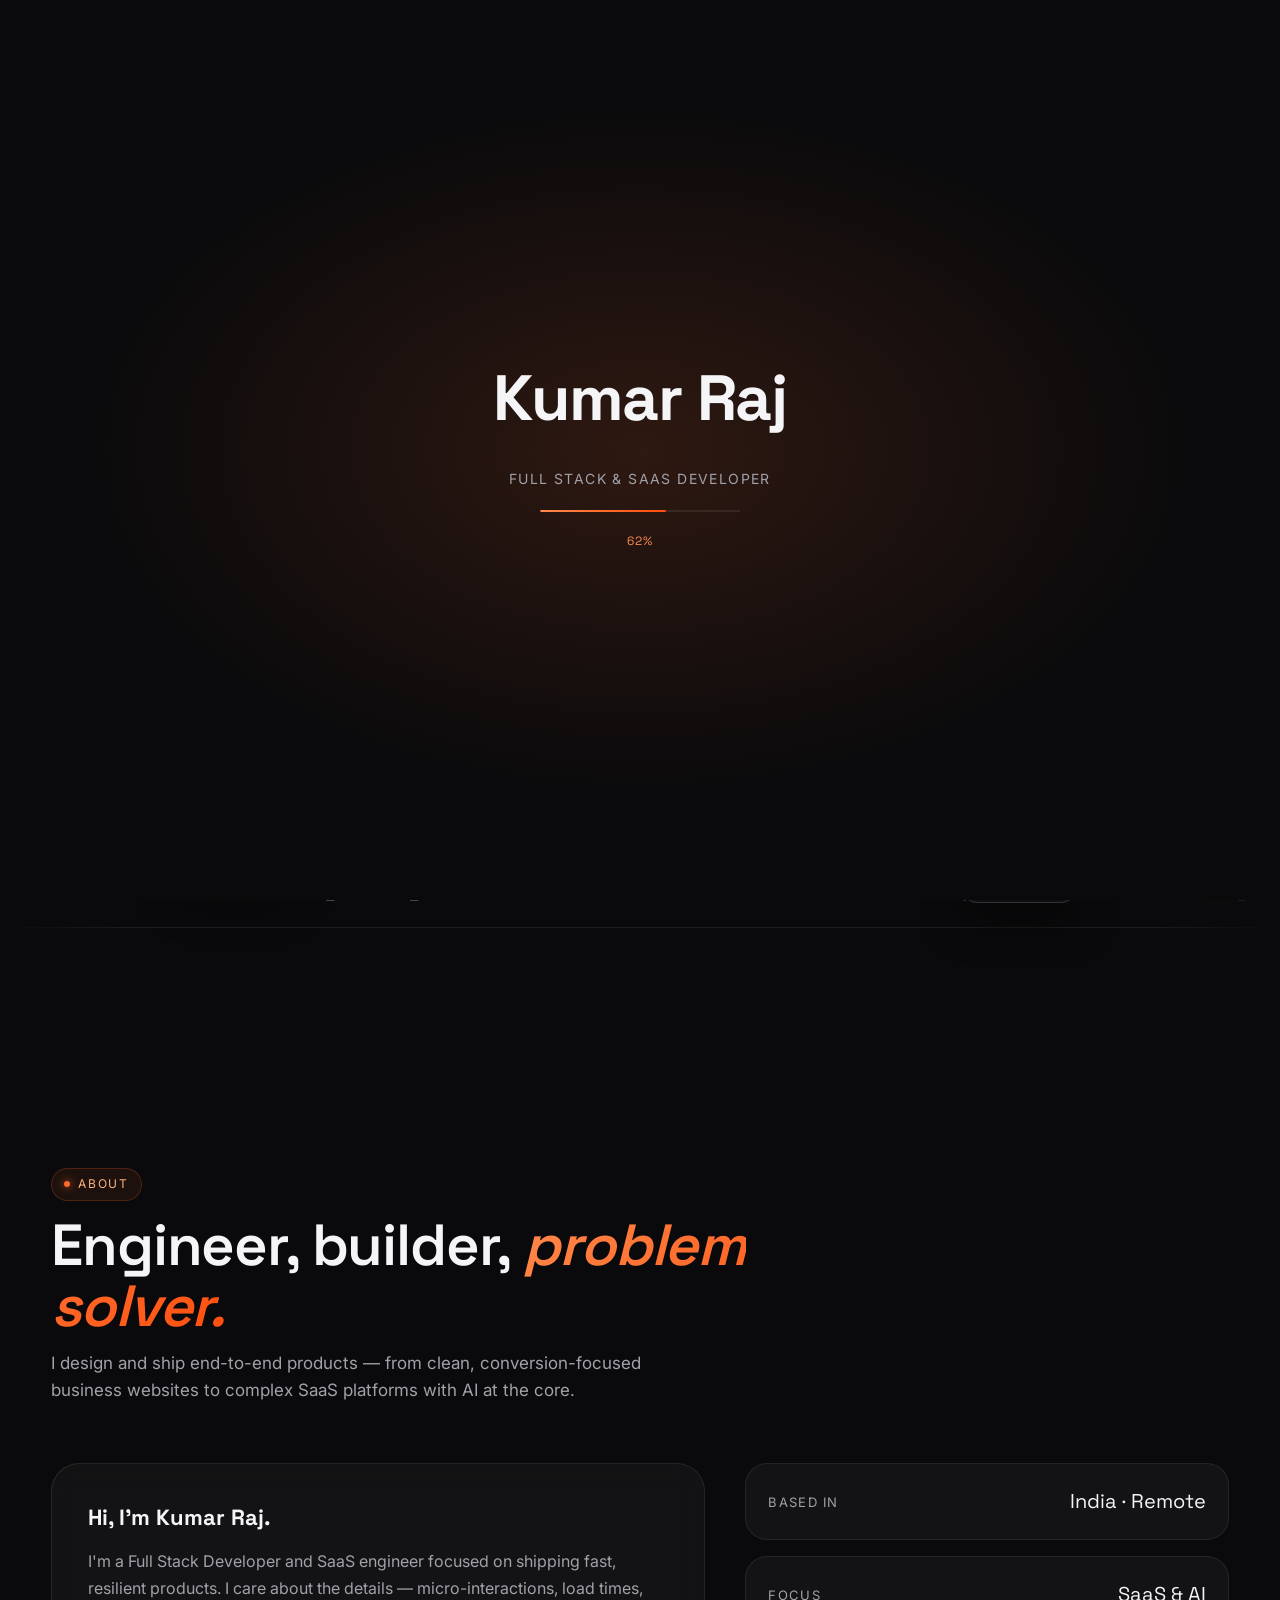
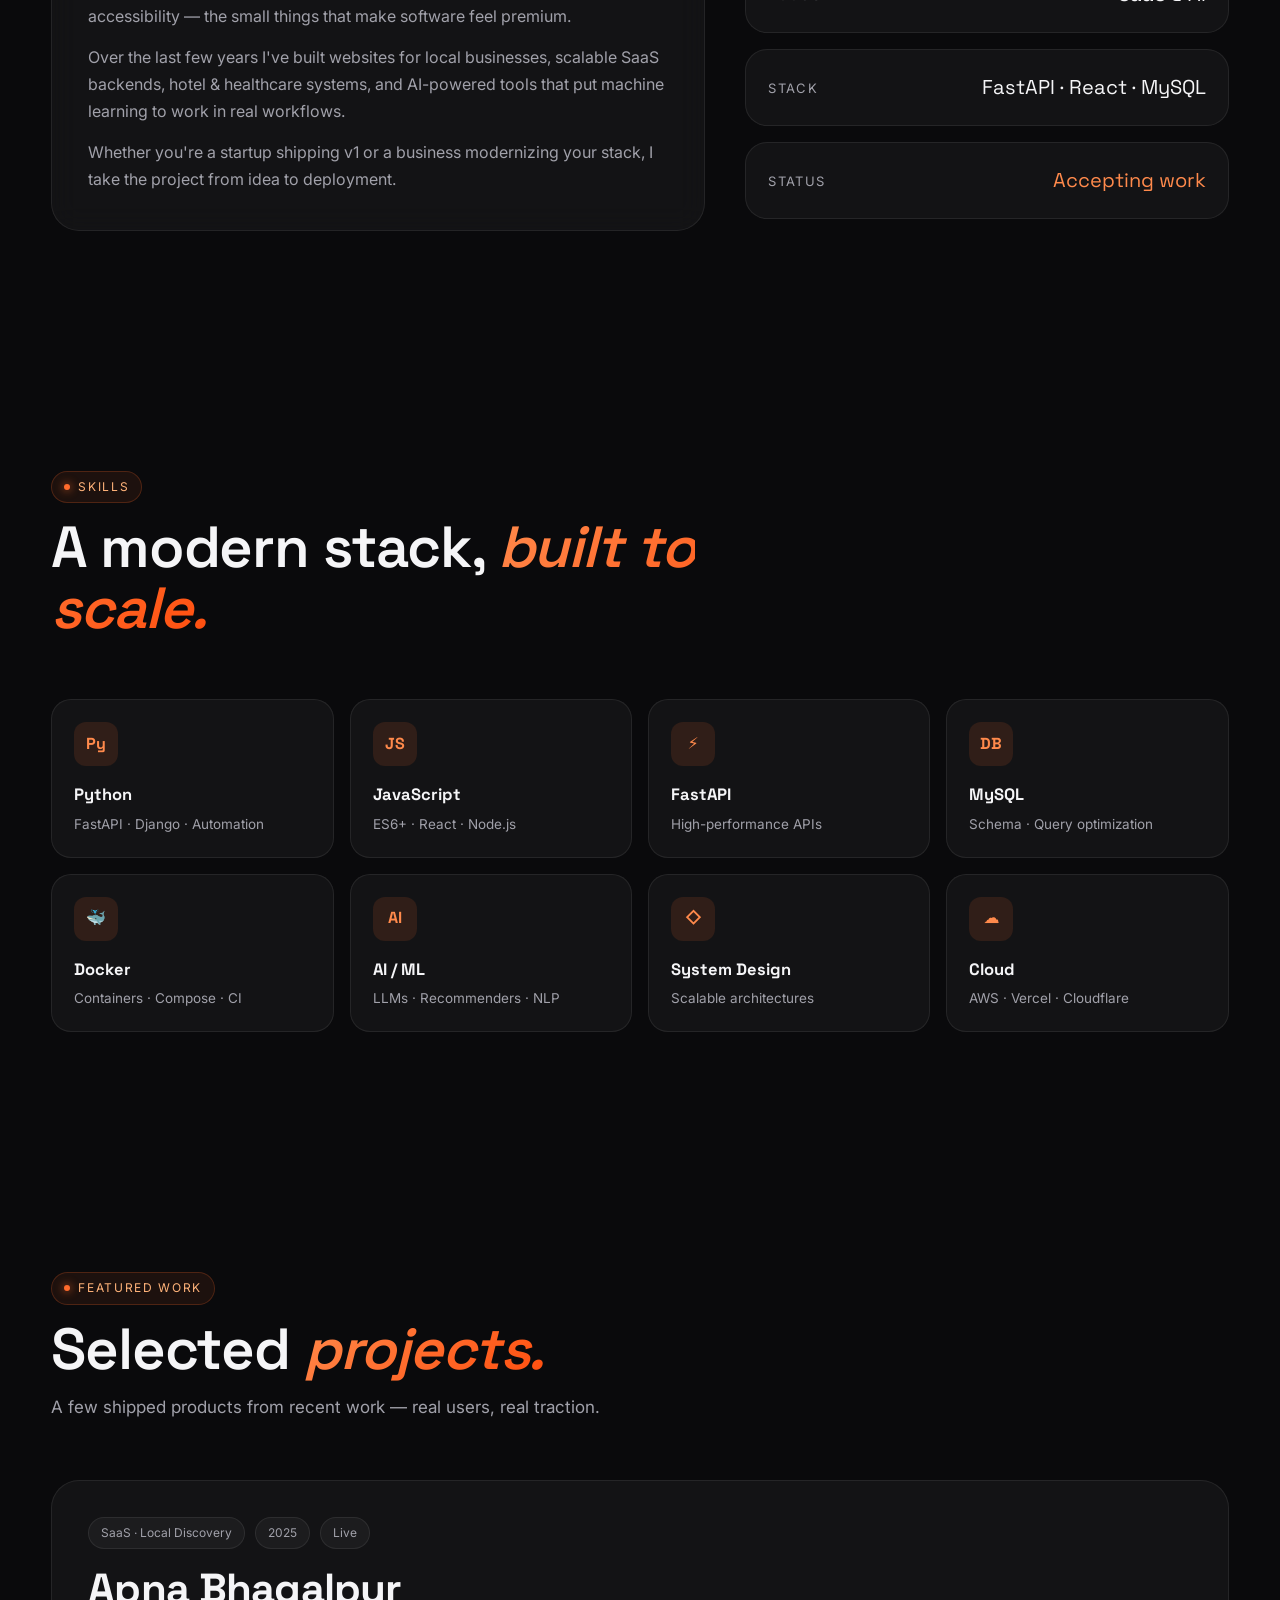
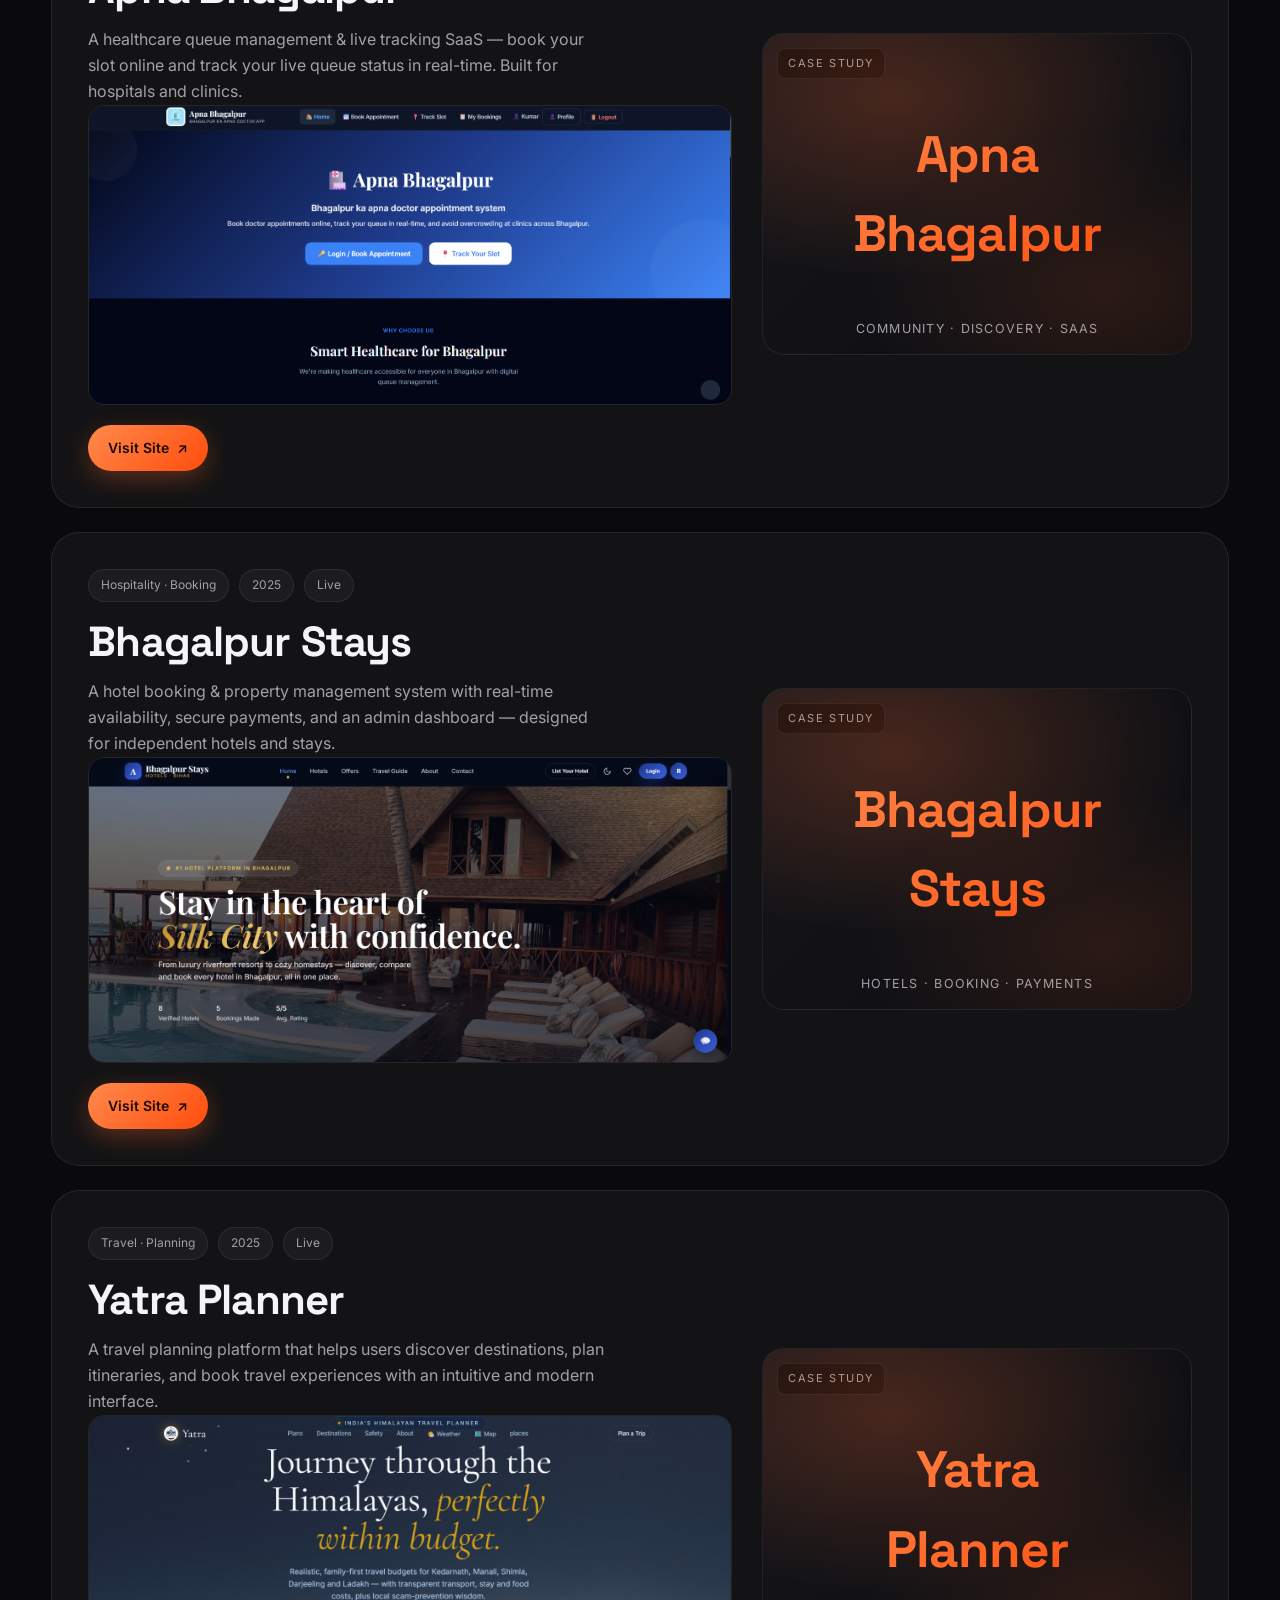
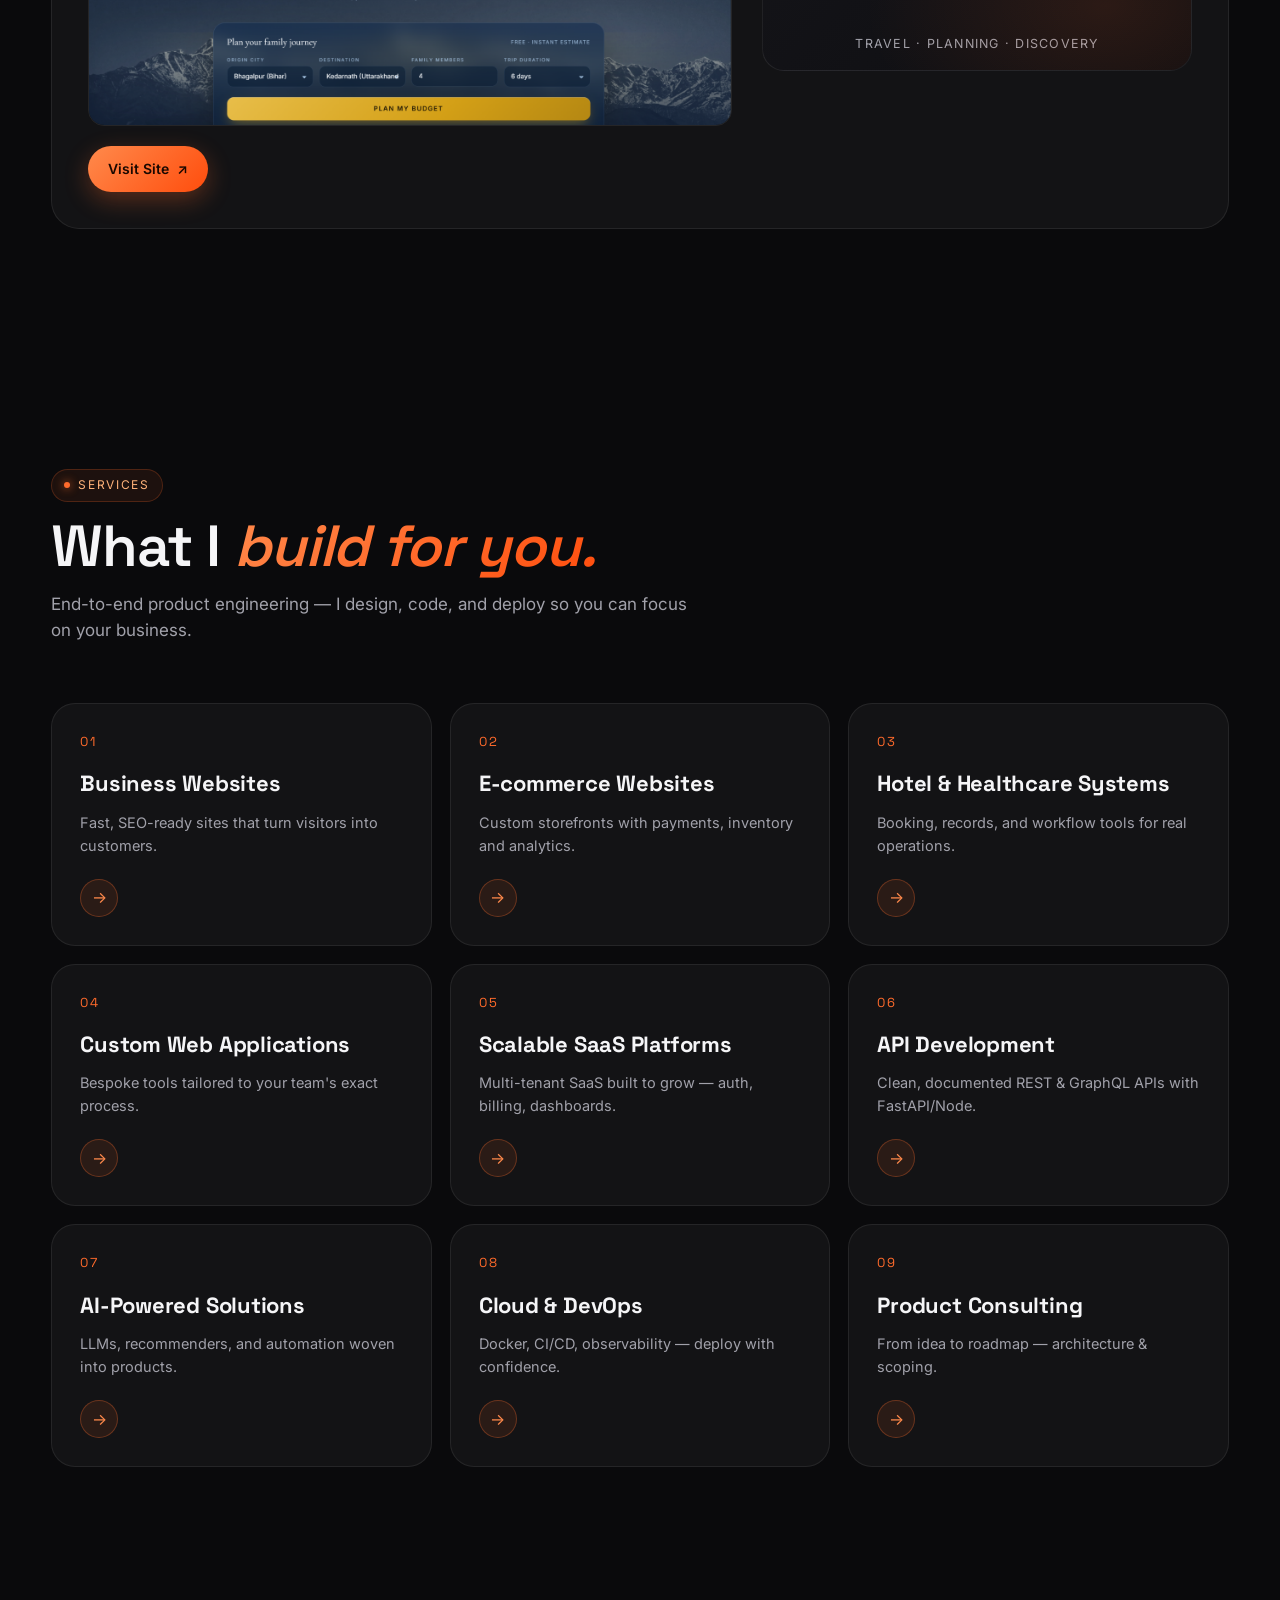
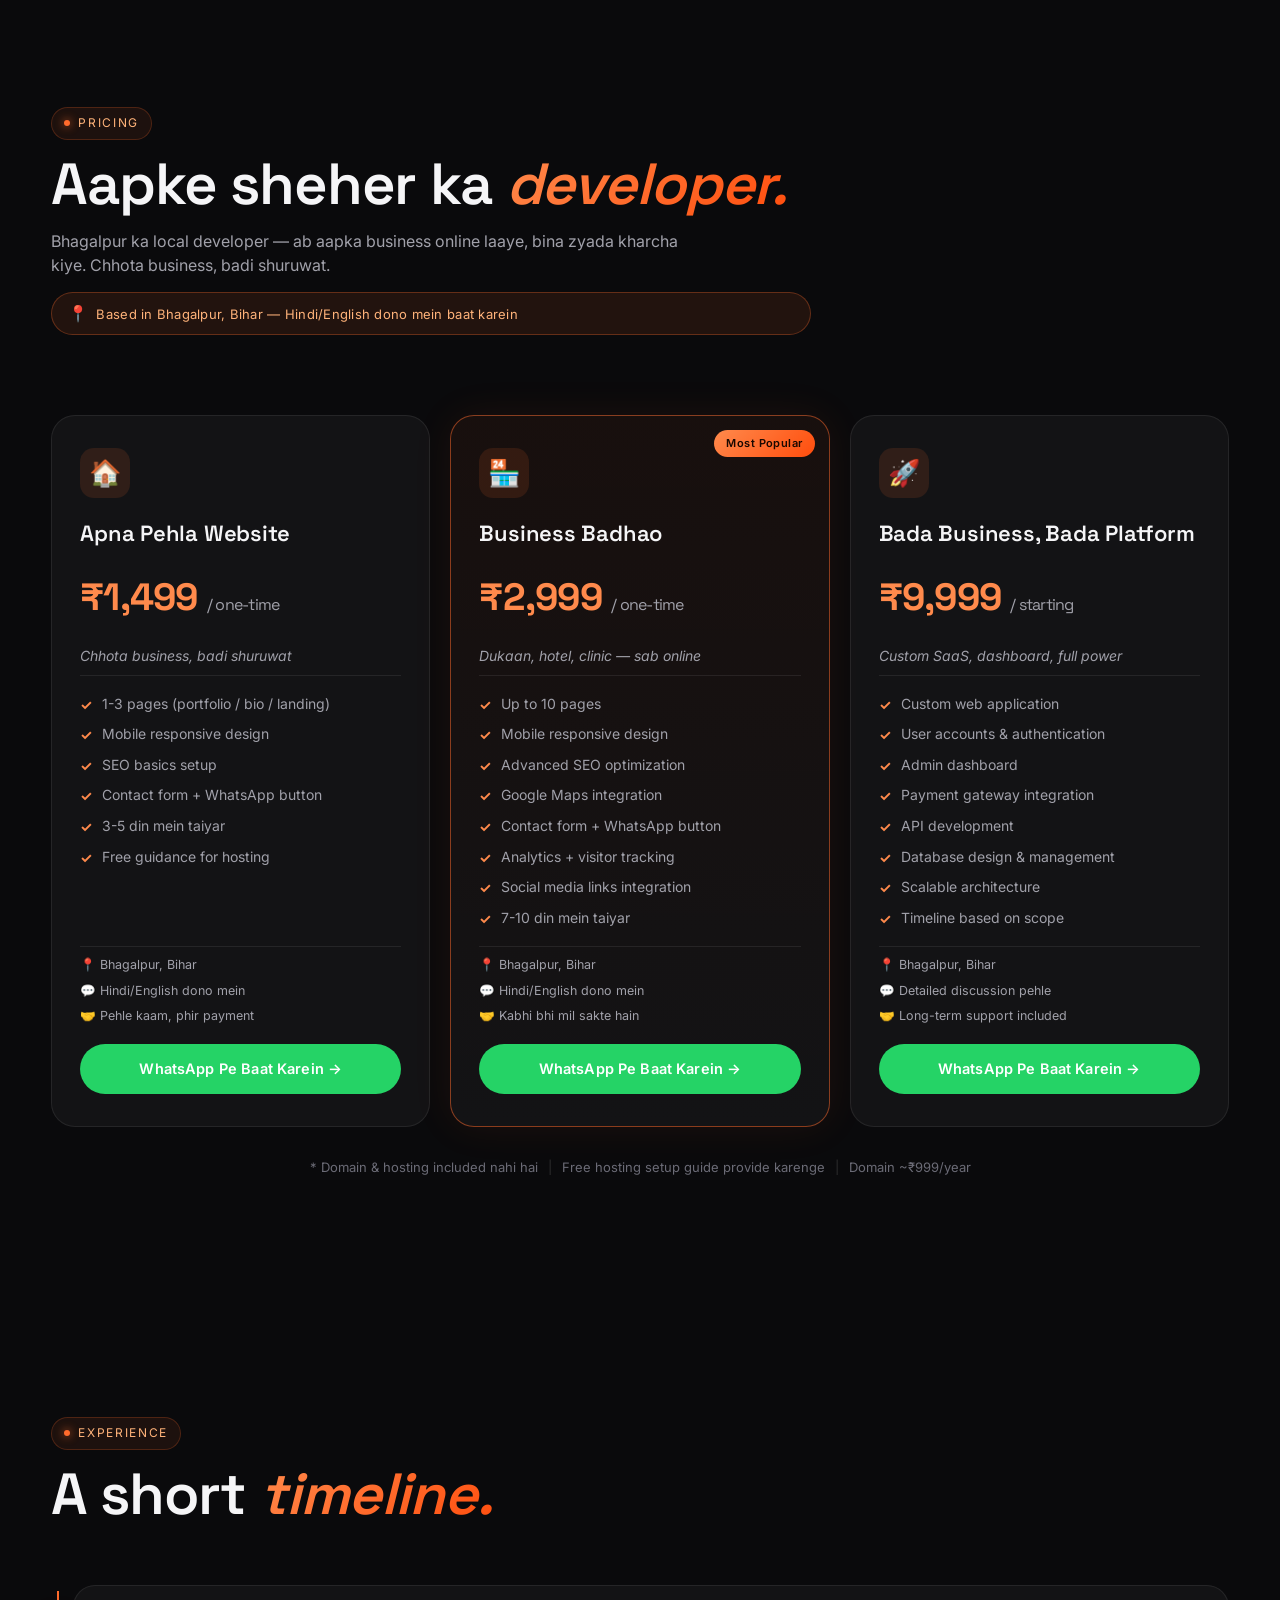
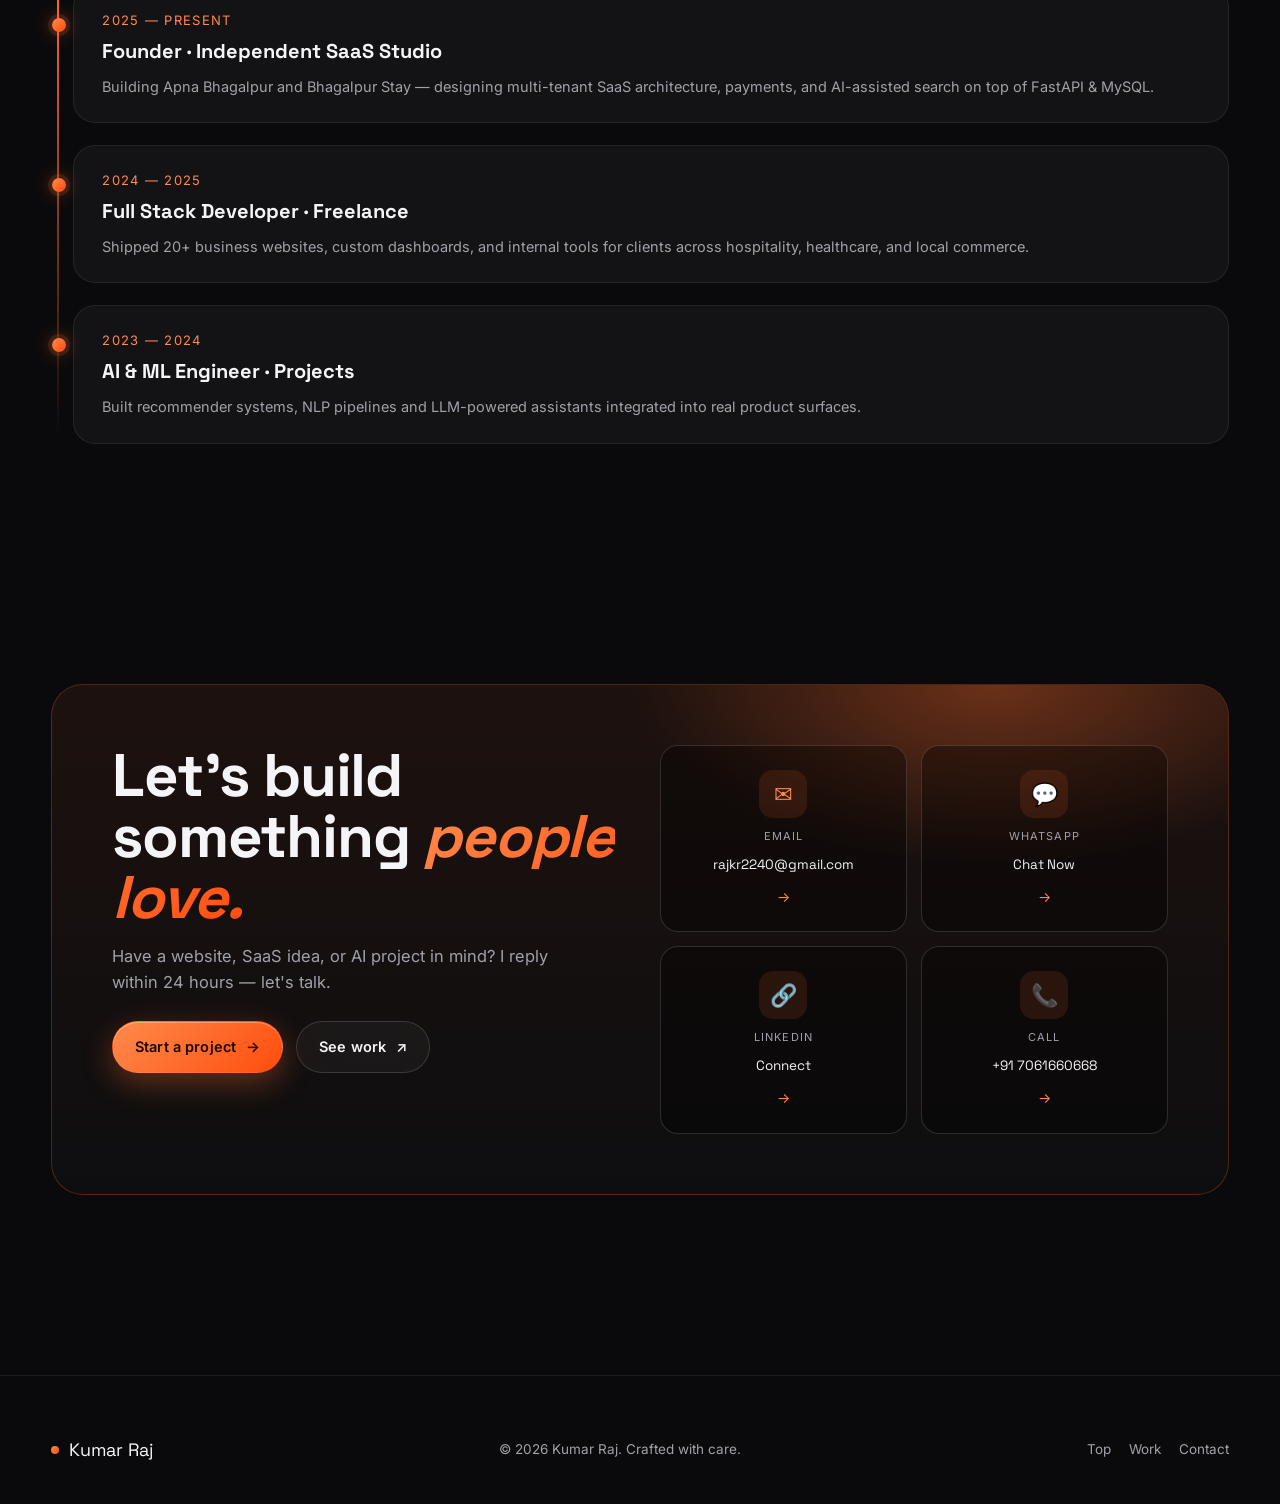
<file: portfolio/index.html>
<!DOCTYPE html>
<html lang="en">
<head>
  <meta charset="UTF-8" />
  <meta name="viewport" content="width=device-width, initial-scale=1.0" />
  <title>Kumar Raj — Full Stack & SaaS Developer</title>
  <meta name="description" content="Kumar Raj — Full Stack Web Developer, SaaS Developer, and AI/ML Engineer building modern, high-performance websites and scalable SaaS platforms." />
  <meta property="og:title" content="Kumar Raj — Full Stack & SaaS Developer" />
  <meta property="og:description" content="Premium websites, scalable SaaS platforms and AI-powered solutions — from idea to deployment." />
  <meta property="og:type" content="website" />
  <meta name="twitter:card" content="summary_large_image" />

  <!-- Fonts -->
  <link rel="preconnect" href="https://fonts.googleapis.com" />
  <link rel="preconnect" href="https://fonts.gstatic.com" crossorigin />
  <link href="https://fonts.googleapis.com/css2?family=Space+Grotesk:wght@400;500;600;700&family=Inter:wght@300;400;500;600;700&display=swap" rel="stylesheet" />
  <link rel="icon" type="image/jpeg" href="images/portfolio-favicon.jpg" />
  <link rel="shortcut icon" type="image/jpeg" href="images/portfolio-favicon.jpg" />
  <link rel="apple-touch-icon" href="images/portfolio-favicon.jpg" />

  <!-- Stylesheets -->
  <link rel="stylesheet" href="css/reset.css" />
  <link rel="stylesheet" href="css/base.css" />
  <link rel="stylesheet" href="css/layout.css" />
  <link rel="stylesheet" href="css/hero.css" />
  <link rel="stylesheet" href="css/about.css" />
  <link rel="stylesheet" href="css/skills.css" />
  <link rel="stylesheet" href="css/work.css" />
  <link rel="stylesheet" href="css/services.css" />
  <link rel="stylesheet" href="css/experience.css" />
  <link rel="stylesheet" href="css/contact.css" />
  <link rel="stylesheet" href="css/pricing.css" />
  <link rel="stylesheet" href="css/chatbot.css" />
  <link rel="stylesheet" href="css/preloader.css" />



</head>
<body>

  <!-- ========== AMBIENT BACKGROUND ========== -->
  <div class="bg-fx"></div>
  <div class="bg-grid"></div>
  <canvas id="particles"></canvas>

  <!-- ========== NAVIGATION ========== -->
  <nav class="nav" aria-label="Primary navigation">
    <a href="#home" class="brand"><span class="dot"></span> Kumar Raj</a>
    <ul>
      <li><a class="link active" href="#home">Home</a></li>
      <li><a class="link" href="#about">About</a></li>
      <li><a class="link" href="#skills">Skills</a></li>
      <li><a class="link" href="#work">Work</a></li>
      <li><a class="link" href="#services">Services</a></li>
      <li><a class="link" href="#experience">Experience</a></li>
      <li><a class="link" href="#pricing">Pricing</a></li>
    </ul>
    
    <a href="#contact" class="btn btn-primary btn-sm cta magnetic">Hire Me <span class="arrow">→</span></a>
    <button class="nav-toggle" aria-label="Toggle menu">☰</button>
  </nav>

  <!-- ========== HERO ========== -->
  <header id="home" class="hero">
    <div class="glow"></div>

    <!-- Floating tech cards -->
    <div class="tech-orbit" aria-hidden="true">
      <div class="tech-card t1"><span class="ic">Py</span> Python</div>
      <div class="tech-card t2"><span class="ic">JS</span> JavaScript</div>
      <div class="tech-card t3"><span class="ic">⚡</span> FastAPI</div>
      <div class="tech-card t4"><span class="ic">DB</span> MySQL</div>
      <div class="tech-card t5"><span class="ic">🐳</span> Docker</div>
      <div class="tech-card t6"><span class="ic">AI</span> AI / ML</div>
      <div class="tech-card t7"><span class="ic">◇</span> System Design</div>
    </div>

    <div class="container">
      <div class="reveal">
        <span class="eyebrow"><span class="pulse"></span> Available for freelance &amp; full-time — 2026</span>
      </div>

      <h1 class="hero-title reveal d1">Kumar <span class="accent">Raj.</span></h1>


      <div class="hero-role reveal d2">
        <span>Full Stack Web Developer</span>
        <span class="sep"></span>
        <span>SaaS Developer</span>
        <span class="sep"></span>
        <span>AI &amp; ML Engineer</span>
      </div>

      <p class="hero-quote reveal d3">
        <span class="mark">"</span>I build modern, high-performance websites for businesses of every size and develop scalable SaaS platforms that solve real-world problems.<span class="mark">"</span>
      </p>

      <div class="hero-cta reveal d4">
        <a href="#work" class="btn btn-primary magnetic">View Projects <span class="arrow">→</span></a>
        <a href="#contact" class="btn btn-ghost magnetic">Hire Me <span class="arrow">↗</span></a>
        <a href="images/kumar-raj-resume.pdf" download class="btn btn-ghost magnetic">Download Resume <span class="arrow">↓</span></a>
      </div>

      <div class="hero-stats reveal d5">
        <div class="stat">
          <div class="num">30<span class="plus">+</span></div>
          <div class="lbl">Projects Shipped</div>
        </div>
        <div class="stat">
          <div class="num">4<span class="plus">+</span></div>
          <div class="lbl">Years Building</div>
        </div>
        <div class="stat">
          <div class="num">100<span class="plus">%</span></div>
          <div class="lbl">Client Focus</div>
        </div>
      </div>
    </div>

    <!-- Marquee -->
    <div class="marquee" aria-hidden="true">
      <div class="marquee-track">
        <span>Full Stack <span class="star">✦</span> SaaS Engineering <span class="star">✦</span> AI Solutions <span class="star">✦</span> Cloud &amp; DevOps <span class="star">✦</span> Scalable Systems <span class="star">✦</span> Product Design <span class="star">✦</span></span>
        <span>Full Stack <span class="star">✦</span> SaaS Engineering <span class="star">✦</span> AI Solutions <span class="star">✦</span> Cloud &amp; DevOps <span class="star">✦</span> Scalable Systems <span class="star">✦</span> Product Design <span class="star">✦</span></span>
      </div>
    </div>
  </header>

  <!-- ========== ABOUT ========== -->
  <section id="about">
    <div class="container">
      <div class="section-head reveal">
        <span class="tag"><span class="dot"></span> About</span>
        <h2 class="title">Engineer, builder, <em>problem solver.</em></h2>
        <p class="sub">I design and ship end-to-end products — from clean, conversion-focused business websites to complex SaaS platforms with AI at the core.</p>
      </div>

      <div class="about-grid">
        <div class="about-card reveal">
          <h3>Hi, I'm Kumar Raj.</h3>
          <p>I'm a Full Stack Developer and SaaS engineer focused on shipping fast, resilient products. I care about the details — micro-interactions, load times, accessibility — the small things that make software feel premium.</p>
          <p>Over the last few years I've built websites for local businesses, scalable SaaS backends, hotel &amp; healthcare systems, and AI-powered tools that put machine learning to work in real workflows.</p>
          <p>Whether you're a startup shipping v1 or a business modernizing your stack, I take the project from idea to deployment.</p>
        </div>

        <div class="about-side">
          <div class="chip reveal d1">
            <span class="k">Based in</span>
            <span class="v">India · Remote</span>
          </div>
          <div class="chip reveal d2">
            <span class="k">Focus</span>
            <span class="v">SaaS &amp; AI</span>
          </div>
          <div class="chip reveal d3">
            <span class="k">Stack</span>
            <span class="v">FastAPI · React · MySQL</span>
          </div>
          <div class="chip reveal d4">
            <span class="k">Status</span>
            <span class="v" style="color: var(--accent-2)">Accepting work</span>
          </div>
        </div>
      </div>
    </div>
  </section>

  <!-- ========== SKILLS ========== -->
  <section id="skills">
    <div class="container">
      <div class="section-head reveal">
        <span class="tag"><span class="dot"></span> Skills</span>
        <h2 class="title">A modern stack, <em>built to scale.</em></h2>
      </div>

      <div class="skills-grid">
        <div class="skill reveal d0"><div class="ic">Py</div><h4>Python</h4><p>FastAPI · Django · Automation</p></div>
        <div class="skill reveal d1"><div class="ic">JS</div><h4>JavaScript</h4><p>ES6+ · React · Node.js</p></div>
        <div class="skill reveal d2"><div class="ic">⚡</div><h4>FastAPI</h4><p>High-performance APIs</p></div>
        <div class="skill reveal d3"><div class="ic">DB</div><h4>MySQL</h4><p>Schema · Query optimization</p></div>
        <div class="skill reveal d0"><div class="ic">🐳</div><h4>Docker</h4><p>Containers · Compose · CI</p></div>
        <div class="skill reveal d1"><div class="ic">AI</div><h4>AI / ML</h4><p>LLMs · Recommenders · NLP</p></div>
        <div class="skill reveal d2"><div class="ic">◇</div><h4>System Design</h4><p>Scalable architectures</p></div>
        <div class="skill reveal d3"><div class="ic">☁</div><h4>Cloud</h4><p>AWS · Vercel · Cloudflare</p></div>
      </div>
    </div>
  </section>

    <!-- ========== WORK ========== -->
  <section id="work">
    <div class="container">
      <div class="section-head reveal">
        <span class="tag"><span class="dot"></span> Featured Work</span>
        <h2 class="title">Selected <em>projects.</em></h2>
        <p class="sub">A few shipped products from recent work — real users, real traction.</p>
      </div>

      <div class="projects">

        <!-- Project 1: Apna Bhagalpur -->
        <article class="project reveal">
          <div>
            <div class="meta"><span>SaaS · Local Discovery</span><span>2025</span><span>Live</span></div>
            <h3>Apna Bhagalpur</h3>
            <p>A healthcare queue management &amp; live tracking SaaS — book your slot online and track your live queue status in real-time. Built for hospitals and clinics.</p>
            <div class="project-screenshot">
              <img src="images/apna-bhagalpur.png" alt="Apna Bhagalpur landing page" loading="lazy" />
            </div>
            <a href="https://apna-bhagalpur-1.onrender.com/" target="_blank" rel="noopener noreferrer" class="btn-visit">Visit Site <span class="arrow">↗</span></a>
          </div>
          <div class="visual">
            <span class="badge">Case Study</span>
            <div class="brand">Apna<br/>Bhagalpur</div>
            <span class="sub">Community · Discovery · SaaS</span>
          </div>
        </article>

        <!-- Project 2: Bhagalpur Stays -->
        <article class="project reveal d1">
          <div>
            <div class="meta"><span>Hospitality · Booking</span><span>2025</span><span>Live</span></div>
            <h3>Bhagalpur Stays</h3>
            <p>A hotel booking &amp; property management system with real-time availability, secure payments, and an admin dashboard — designed for independent hotels and stays.</p>
            <div class="project-screenshot">
              <img src="images/bhagalpur-stays.png" alt="Bhagalpur Stays landing page" loading="lazy" />
            </div>
            <a href="https://bhagalpur-stays.onrender.com/" target="_blank" rel="noopener noreferrer" class="btn-visit">Visit Site <span class="arrow">↗</span></a>
          </div>
          <div class="visual">
            <span class="badge">Case Study</span>
            <div class="brand">Bhagalpur<br/>Stays</div>
            <span class="sub">Hotels · Booking · Payments</span>
          </div>
        </article>

        <!-- Project 3: Yatra Planner -->
        <article class="project reveal d2">
          <div>
            <div class="meta"><span>Travel · Planning</span><span>2025</span><span>Live</span></div>
            <h3>Yatra Planner</h3>
            <p>A travel planning platform that helps users discover destinations, plan itineraries, and book travel experiences with an intuitive and modern interface.</p>
            <div class="project-screenshot">
              <img src="images/yatra-planner.png" alt="Yatra Planner landing page" loading="lazy" />
            </div>
            <a href="https://yatra-planner.onrender.com/" target="_blank" rel="noopener noreferrer" class="btn-visit">Visit Site <span class="arrow">↗</span></a>
          </div>
          <div class="visual">
            <span class="badge">Case Study</span>
            <div class="brand">Yatra<br/>Planner</div>
            <span class="sub">Travel · Planning · Discovery</span>
          </div>
        </article>

      </div>
    </div>
  </section>

  <!-- ========== SERVICES ========== -->
  <section id="services">
    <div class="container">
      <div class="section-head reveal">
        <span class="tag"><span class="dot"></span> Services</span>
        <h2 class="title">What I <em>build for you.</em></h2>
        <p class="sub">End-to-end product engineering — I design, code, and deploy so you can focus on your business.</p>
      </div>

      <div class="services">
        <div class="service reveal"><div class="num">01</div><h4>Business Websites</h4><p>Fast, SEO-ready sites that turn visitors into customers.</p><div class="arrow-icon">→</div></div>
        <div class="service reveal d1"><div class="num">02</div><h4>E-commerce Websites</h4><p>Custom storefronts with payments, inventory and analytics.</p><div class="arrow-icon">→</div></div>
        <div class="service reveal d2"><div class="num">03</div><h4>Hotel &amp; Healthcare Systems</h4><p>Booking, records, and workflow tools for real operations.</p><div class="arrow-icon">→</div></div>
        <div class="service reveal d3"><div class="num">04</div><h4>Custom Web Applications</h4><p>Bespoke tools tailored to your team's exact process.</p><div class="arrow-icon">→</div></div>
        <div class="service reveal d0"><div class="num">05</div><h4>Scalable SaaS Platforms</h4><p>Multi-tenant SaaS built to grow — auth, billing, dashboards.</p><div class="arrow-icon">→</div></div>
        <div class="service reveal d1"><div class="num">06</div><h4>API Development</h4><p>Clean, documented REST &amp; GraphQL APIs with FastAPI/Node.</p><div class="arrow-icon">→</div></div>
        <div class="service reveal d2"><div class="num">07</div><h4>AI-Powered Solutions</h4><p>LLMs, recommenders, and automation woven into products.</p><div class="arrow-icon">→</div></div>
        <div class="service reveal d3"><div class="num">08</div><h4>Cloud &amp; DevOps</h4><p>Docker, CI/CD, observability — deploy with confidence.</p><div class="arrow-icon">→</div></div>
        <div class="service reveal d0"><div class="num">09</div><h4>Product Consulting</h4><p>From idea to roadmap — architecture &amp; scoping.</p><div class="arrow-icon">→</div></div>
      </div>
    </div>
  </section>

    <!-- ========== PRICING ========== -->
  <section id="pricing" class="pricing-section">
    <div class="container">
      <div class="section-head reveal">
        <span class="tag"><span class="dot"></span> Pricing</span>
        <h2 class="title">Aapke sheher ka <em>developer.</em></h2>
        <p class="sub">Bhagalpur ka local developer — ab aapka business online laaye, bina zyada kharcha kiye. Chhota business, badi shuruwat.</p>
        <div class="local-badge">
          <span class="pin">📍</span> Based in Bhagalpur, Bihar — Hindi/English dono mein baat karein
        </div>
      </div>

      <div class="pricing-grid">

        <!-- Starter Card -->
        <div class="pricing-card reveal">
          <div class="card-icon">🏠</div>
          <div class="card-name">Apna Pehla Website</div>
          <div class="card-price">₹1,499 <span>/ one-time</span></div>
          <div class="card-tagline">Chhota business, badi shuruwat</div>
          <ul class="features-list">
            <li><span class="check">✓</span> 1-3 pages (portfolio / bio / landing)</li>
            <li><span class="check">✓</span> Mobile responsive design</li>
            <li><span class="check">✓</span> SEO basics setup</li>
            <li><span class="check">✓</span> Contact form + WhatsApp button</li>
            <li><span class="check">✓</span> 3-5 din mein taiyar</li>
            <li><span class="check">✓</span> Free guidance for hosting</li>
          </ul>
          <div class="local-info">
            <span>📍 Bhagalpur, Bihar</span>
            <span>💬 Hindi/English dono mein</span>
            <span>🤝 Pehle kaam, phir payment</span>
          </div>
          <a href="https://wa.me/917061660668?text=Namaste!%20Mujhe%20Apna%20Pehla%20Website%20ke%20baare%20mein%20jaankari%20chahiye." target="_blank" rel="noopener noreferrer" class="btn-whatsapp">WhatsApp Pe Baat Karein →</a>
        </div>

        <!-- Business Card (Featured) -->
        <div class="pricing-card featured reveal d1">
          <div class="card-icon">🏪</div>
          <div class="card-name">Business Badhao</div>
          <div class="card-price">₹2,999 <span>/ one-time</span></div>
          <div class="card-tagline">Dukaan, hotel, clinic — sab online</div>
          <ul class="features-list">
            <li><span class="check">✓</span> Up to 10 pages</li>
            <li><span class="check">✓</span> Mobile responsive design</li>
            <li><span class="check">✓</span> Advanced SEO optimization</li>
            <li><span class="check">✓</span> Google Maps integration</li>
            <li><span class="check">✓</span> Contact form + WhatsApp button</li>
            <li><span class="check">✓</span> Analytics + visitor tracking</li>
            <li><span class="check">✓</span> Social media links integration</li>
            <li><span class="check">✓</span> 7-10 din mein taiyar</li>
          </ul>
          <div class="local-info">
            <span>📍 Bhagalpur, Bihar</span>
            <span>💬 Hindi/English dono mein</span>
            <span>🤝 Kabhi bhi mil sakte hain</span>
          </div>
          <a href="https://wa.me/917061660668?text=Namaste!%20Mujhe%20Business%20Badhao%20website%20ke%20baare%20mein%20jaankari%20chahiye." target="_blank" rel="noopener noreferrer" class="btn-whatsapp">WhatsApp Pe Baat Karein →</a>
        </div>

        <!-- Custom SaaS Card -->
        <div class="pricing-card reveal d2">
          <div class="card-icon">🚀</div>
          <div class="card-name">Bada Business, Bada Platform</div>
          <div class="card-price">₹9,999 <span>/ starting</span></div>
          <div class="card-tagline">Custom SaaS, dashboard, full power</div>
          <ul class="features-list">
            <li><span class="check">✓</span> Custom web application</li>
            <li><span class="check">✓</span> User accounts & authentication</li>
            <li><span class="check">✓</span> Admin dashboard</li>
            <li><span class="check">✓</span> Payment gateway integration</li>
            <li><span class="check">✓</span> API development</li>
            <li><span class="check">✓</span> Database design & management</li>
            <li><span class="check">✓</span> Scalable architecture</li>
            <li><span class="check">✓</span> Timeline based on scope</li>
          </ul>
          <div class="local-info">
            <span>📍 Bhagalpur, Bihar</span>
            <span>💬 Detailed discussion pehle</span>
            <span>🤝 Long-term support included</span>
          </div>
          <a href="https://wa.me/917061660668?text=Namaste!%20Mujhe%20Custom%20SaaS%20platform%20ke%20baare%20mein%20discuss%20karna%20hai." target="_blank" rel="noopener noreferrer" class="btn-whatsapp">WhatsApp Pe Baat Karein →</a>
        </div>

      </div>

      <p class="pricing-footer">
        * Domain & hosting included nahi hai<span class="divider">|</span>Free hosting setup guide provide karenge<span class="divider">|</span>Domain ~₹999/year
      </p>
    </div>
  </section>

  <!-- ========== EXPERIENCE ========== -->
  <section id="experience">
    <div class="container">
      <div class="section-head reveal">
        <span class="tag"><span class="dot"></span> Experience</span>
        <h2 class="title">A short <em>timeline.</em></h2>
      </div>

      <div class="timeline">
        <div class="tl-item reveal">
          <div class="when">2025 — Present</div>
          <h4>Founder · Independent SaaS Studio</h4>
          <p>Building Apna Bhagalpur and Bhagalpur Stay — designing multi-tenant SaaS architecture, payments, and AI-assisted search on top of FastAPI &amp; MySQL.</p>
        </div>
        <div class="tl-item reveal d1">
          <div class="when">2024 — 2025</div>
          <h4>Full Stack Developer · Freelance</h4>
          <p>Shipped 20+ business websites, custom dashboards, and internal tools for clients across hospitality, healthcare, and local commerce.</p>
        </div>
        <div class="tl-item reveal d2">
          <div class="when">2023 — 2024</div>
          <h4>AI &amp; ML Engineer · Projects</h4>
          <p>Built recommender systems, NLP pipelines and LLM-powered assistants integrated into real product surfaces.</p>
        </div>
      </div>
    </div>
  </section>

  <!-- ========== CONTACT ========== -->
  <section id="contact">
    <div class="container">
      <div class="contact-wrap reveal">
        <div class="contact-grid">
          <!-- Left: Heading + CTA -->
          <div class="contact-left">
            <h2>Let's build something <em>people love.</em></h2>
            <p>Have a website, SaaS idea, or AI project in mind? I reply within 24 hours — let's talk.</p>
            <div class="contact-buttons">
              <a href="mailto:rajkr2240@gmail.com" class="btn btn-primary magnetic">Start a project <span class="arrow">→</span></a>
              <a href="#work" class="btn btn-ghost magnetic">See work <span class="arrow">↗</span></a>
            </div>
          </div>

          <!-- Right: Direct contact cards -->
          <div class="contact-cards">
            <!-- Email -->
            <a href="mailto:rajkr2240@gmail.com" class="contact-card">
              <div class="card-icon">✉️</div>
              <div class="card-label">Email</div>
              <div class="card-value">rajkr2240@gmail.com</div>
              <span class="card-arrow">→</span>
            </a>

            <!-- WhatsApp -->
            <a href="https://wa.me/917061660668" class="contact-card" target="_blank" rel="noopener noreferrer">
              <div class="card-icon">💬</div>
              <div class="card-label">WhatsApp</div>
              <div class="card-value">Chat Now</div>
              <span class="card-arrow">→</span>
            </a>

            <!-- LinkedIn -->
            <a href="https://www.linkedin.com/in/kumar-raj-49589a275/" class="contact-card" target="_blank" rel="noopener noreferrer">
              <div class="card-icon">🔗</div>
              <div class="card-label">LinkedIn</div>
              <div class="card-value">Connect</div>
              <span class="card-arrow">→</span>
            </a>

            <!-- Call -->
            <a href="tel:+917061660668" class="contact-card">
              <div class="card-icon">📞</div>
              <div class="card-label">Call</div>
              <div class="card-value">+91 7061660668</div>
              <span class="card-arrow">→</span>
            </a>
          </div>
        </div>
      </div>
    </div>
  </section>

  <!-- ========== FOOTER ========== -->
  <footer>
    <div class="container foot">
      <div class="brand"><span class="dot"></span> Kumar Raj</div>
      <div>© 2026 Kumar Raj. Crafted with care.</div>
      <ul>
        <li><a href="#home">Top</a></li>
        <li><a href="#work">Work</a></li>
        <li><a href="#contact">Contact</a></li>
      </ul>
    </div>
  </footer>

  <!-- ========== SCRIPTS ========== -->
  <script src="js/reveal.js"></script>
  <script src="js/nav.js"></script>
  <script src="js/cursor.js"></script>
  <script src="js/particles.js"></script>
  <script src="js/magnetic.js"></script>
  <script src="js/spotlight.js"></script>
  <script src="js/parallax.js"></script>
  <script src="js/chatbot.js"></script>
  <script src="js/preloader.js"></script>
  <script src="js/smooth-scroll.js"></script>

</body>
</html>
</file>
<file: portfolio/css/base.css>
/* ============ CSS VARIABLES & BASE STYLES ============ */
:root {
  --bg: #0a0a0c;
  --bg-2: #0f0f13;
  --surface: rgba(255, 255, 255, 0.04);
  --surface-2: rgba(255, 255, 255, 0.06);
  --border: rgba(255, 255, 255, 0.08);
  --border-strong: rgba(255, 255, 255, 0.14);
  --text: #f5f5f7;
  --muted: #a1a1aa;
  --dim: #6b6b76;
  --accent: #FF6B2C;
  --accent-2: #ff8a4c;
  --accent-3: #ffb37a;
  --glow: 0 0 60px rgba(255, 107, 44, 0.45);
  --grad: linear-gradient(135deg, #ff8a4c 0%, #FF6B2C 50%, #ff4d0d 100%);
  --grad-soft: radial-gradient(60% 60% at 50% 40%, rgba(255, 107, 44, 0.35) 0%, rgba(255, 107, 44, 0) 70%);
  --font-display: "Space Grotesk", "Inter", ui-sans-serif, system-ui, -apple-system, sans-serif;
  --font-body: "Inter", ui-sans-serif, system-ui, -apple-system, sans-serif;
}

body {
  background: var(--bg);
  color: var(--text);
  font-family: var(--font-body);
  -webkit-font-smoothing: antialiased;
  -moz-osx-font-smoothing: grayscale;
  text-rendering: optimizeLegibility;
}

/* ============ CONTAINER ============ */
.container {
  width: min(1200px, 92%);
  margin-inline: auto;
}

/* ============ SECTION COMMONS ============ */
section {
  padding: 120px 0;
  position: relative;
}

.section-head {
  display: flex;
  flex-direction: column;
  gap: 14px;
  margin-bottom: 60px;
  max-width: 760px;
}

.tag {
  display: inline-flex;
  align-items: center;
  gap: 8px;
  padding: 6px 12px;
  border-radius: 999px;
  background: rgba(255, 107, 44, 0.08);
  border: 1px solid rgba(255, 107, 44, 0.22);
  color: var(--accent-3);
  font-size: 12px;
  letter-spacing: 0.14em;
  text-transform: uppercase;
  width: max-content;
}

.tag .dot {
  width: 6px;
  height: 6px;
  border-radius: 99px;
  background: var(--accent);
  box-shadow: 0 0 10px var(--accent);
}

.title {
  font-family: var(--font-display);
  font-weight: 600;
  font-size: clamp(34px, 5vw, 58px);
  line-height: 1.05;
  letter-spacing: -0.02em;
}

.title em {
  font-style: italic;
  background: var(--grad);
  -webkit-background-clip: text;
  background-clip: text;
  color: transparent;
}

.sub {
  color: var(--muted);
  font-size: 17px;
  max-width: 640px;
}

/* ============ BUTTONS ============ */
.btn {
  display: inline-flex;
  align-items: center;
  gap: 10px;
  padding: 14px 22px;
  border-radius: 999px;
  font-weight: 600;
  font-size: 14.5px;
  letter-spacing: 0.01em;
  transition: transform 0.3s cubic-bezier(0.2, 0.8, 0.2, 1), box-shadow 0.3s, background 0.3s;
  border: 1px solid transparent;
  will-change: transform;
  white-space: nowrap;
}

.btn .arrow {
  transition: transform 0.35s cubic-bezier(0.2, 0.8, 0.2, 1);
  display: inline-block;
}

.btn:hover .arrow {
  transform: translateX(4px);
}

.btn-primary {
  background: var(--grad);
  color: #1a0800;
  box-shadow: 0 10px 30px rgba(255, 107, 44, 0.35), inset 0 1px 0 rgba(255, 255, 255, 0.3);
}

.btn-primary:hover {
  box-shadow: 0 14px 40px rgba(255, 107, 44, 0.55), inset 0 1px 0 rgba(255, 255, 255, 0.4);
}

.btn-ghost {
  background: rgba(255, 255, 255, 0.04);
  border-color: var(--border-strong);
  color: var(--text);
  backdrop-filter: blur(10px);
  -webkit-backdrop-filter: blur(10px);
}

.btn-ghost:hover {
  background: rgba(255, 255, 255, 0.08);
}

.btn-sm {
  padding: 10px 16px;
  font-size: 13px;
}

/* ============ REVEAL ANIMATIONS ============ */
.reveal {
  opacity: 0;
  transform: translateY(24px);
  transition: opacity 0.8s cubic-bezier(0.2, 0.8, 0.2, 1), transform 0.8s cubic-bezier(0.2, 0.8, 0.2, 1);
}

.reveal.in {
  opacity: 1;
  transform: none;
}

.reveal.d1 { transition-delay: 0.08s; }
.reveal.d2 { transition-delay: 0.16s; }
.reveal.d3 { transition-delay: 0.24s; }
.reveal.d4 { transition-delay: 0.32s; }
.reveal.d5 { transition-delay: 0.40s; }

/* ============ CUSTOM CURSOR ============ */
.cursor {
  position: fixed;
  pointer-events: none;
  z-index: 100;
  width: 22px;
  height: 22px;
  border-radius: 99px;
  border: 1.5px solid rgba(255, 107, 44, 0.7);
  transform: translate(-50%, -50%);
  transition: width 0.25s, height 0.25s, background 0.25s, border-color 0.25s;
  mix-blend-mode: screen;
}

.cursor.hover {
  width: 52px;
  height: 52px;
  background: rgba(255, 107, 44, 0.12);
  border-color: rgba(255, 107, 44, 0.9);
}

@media (pointer: coarse) {
  .cursor {
    display: none;
  }
}

/* ============ KEYFRAMES ============ */
@keyframes pulse {
  0%, 100% { opacity: 1; transform: scale(1); }
  50% { opacity: 0.5; transform: scale(1.6); }
}

@keyframes float {
  0%, 100% { transform: translate(-50%, -50%); }
  50% { transform: translate(-50%, -54%); }
}

@keyframes floatY {
  0%, 100% { transform: translateY(0); }
  50% { transform: translateY(-14px); }
}

@keyframes scroll {
  from { transform: translateX(0); }
  to { transform: translateX(-50%); }
}
</file>
<file: portfolio/css/layout.css>
/* ============ LAYOUT: BACKGROUND, NAV, FOOTER ============ */

/* ---------- AMBIENT BACKGROUND ---------- */
.bg-fx {
  position: fixed;
  inset: 0;
  z-index: -2;
  pointer-events: none;
  overflow: hidden;
  background:
    radial-gradient(1200px 800px at 80% -10%, rgba(255, 107, 44, 0.18), transparent 60%),
    radial-gradient(900px 700px at -10% 20%, rgba(255, 107, 44, 0.10), transparent 60%),
    linear-gradient(180deg, #0a0a0c 0%, #0b0b0f 50%, #08080a 100%);
}

.bg-grid {
  position: fixed;
  inset: 0;
  z-index: -1;
  pointer-events: none;
  background-image:
    linear-gradient(rgba(255, 255, 255, 0.035) 1px, transparent 1px),
    linear-gradient(90deg, rgba(255, 255, 255, 0.035) 1px, transparent 1px);
  background-size: 60px 60px;
  mask-image: radial-gradient(ellipse at 50% 30%, black 30%, transparent 75%);
  -webkit-mask-image: radial-gradient(ellipse at 50% 30%, black 30%, transparent 75%);
}

#particles {
  position: fixed;
  inset: 0;
  z-index: -1;
  pointer-events: none;
}

/* ---------- NAVIGATION ---------- */
.nav {
  position: fixed;
  left: 50%;
  top: 22px;
  transform: translateX(-50%);
  z-index: 50;
  display: flex;
  align-items: center;
  gap: 8px;
  padding: 10px 12px;
  border-radius: 999px;
  background: rgba(15, 15, 19, 0.55);
  backdrop-filter: blur(18px) saturate(140%);
  -webkit-backdrop-filter: blur(18px) saturate(140%);
  border: 1px solid var(--border-strong);
  box-shadow: 0 20px 60px rgba(0, 0, 0, 0.5), inset 0 1px 0 rgba(255, 255, 255, 0.06);
  transition: transform 0.5s cubic-bezier(0.2, 0.8, 0.2, 1), opacity 0.3s;
}

.nav.hide {
  transform: translate(-50%, -140%);
}

.nav .brand {
  display: flex;
  align-items: center;
  gap: 10px;
  padding: 6px 14px;
  font-family: var(--font-display);
  font-weight: 600;
  letter-spacing: 0.02em;
  white-space: nowrap;
}

.nav .brand .dot {
  width: 8px;
  height: 8px;
  border-radius: 99px;
  background: var(--grad);
  box-shadow: var(--glow);
}

.nav ul {
  display: flex;
  gap: 2px;
}

.nav a.link {
  position: relative;
  display: inline-block;
  padding: 10px 16px;
  border-radius: 999px;
  color: var(--muted);
  font-size: 14px;
  transition: color 0.25s;
}

.nav a.link:hover,
.nav a.link.active {
  color: var(--text);
}

.nav a.link.active {
  background: rgba(255, 255, 255, 0.06);
}

.nav .cta {
  margin-left: 6px;
}

.nav-toggle {
  display: none;
  padding: 10px 12px;
  border-radius: 999px;
  color: var(--text);
  font-size: 18px;
}

/* Mobile nav */
@media (max-width: 860px) {
  .nav ul,
  .nav .cta {
    display: none;
  }

  .nav-toggle {
    display: inline-flex;
  }

  .nav.open {
    border-radius: 22px;
  }

  .nav.open ul {
    display: flex;
    flex-direction: column;
    position: absolute;
    top: calc(100% + 10px);
    left: 0;
    right: 0;
    background: rgba(15, 15, 19, 0.9);
    backdrop-filter: blur(18px);
    -webkit-backdrop-filter: blur(18px);
    border: 1px solid var(--border-strong);
    border-radius: 22px;
    padding: 10px;
  }

  .nav.open ul a.link {
    padding: 12px 16px;
  }
}

/* ---------- FOOTER ---------- */
footer {
  padding: 60px 0 40px;
  border-top: 1px solid var(--border);
  margin-top: 60px;
}

.foot {
  display: flex;
  justify-content: space-between;
  align-items: center;
  gap: 20px;
  flex-wrap: wrap;
  color: var(--muted);
  font-size: 13.5px;
}

.foot .brand {
  font-family: var(--font-display);
  color: var(--text);
  font-size: 18px;
  display: inline-flex;
  align-items: center;
  gap: 10px;
}

.foot .brand .dot {
  width: 8px;
  height: 8px;
  border-radius: 99px;
  background: var(--grad);
  box-shadow: var(--glow);
}

.foot ul {
  display: flex;
  gap: 18px;
}

.foot a:hover {
  color: var(--accent-2);
}
</file>
<file: portfolio/css/hero.css>
/* ============ HERO SECTION ============ */
.hero {
  position: relative;
  padding: 180px 0 120px;
  overflow: hidden;
}

.hero .glow {
  position: absolute;
  left: 50%;
  top: 38%;
  transform: translate(-50%, -50%);
  width: min(1100px, 120%);
  height: 900px;
  background: var(--grad-soft);
  filter: blur(20px);
  z-index: -1;
  pointer-events: none;
  animation: float 12s ease-in-out infinite;
}

/* Eyebrow badge */
.hero .eyebrow {
  display: inline-flex;
  align-items: center;
  gap: 10px;
  padding: 8px 14px;
  border-radius: 999px;
  background: rgba(255, 107, 44, 0.08);
  border: 1px solid rgba(255, 107, 44, 0.25);
  color: var(--accent-3);
  font-size: 13px;
  letter-spacing: 0.02em;
}

.hero .eyebrow .pulse {
  width: 6px;
  height: 6px;
  border-radius: 99px;
  background: var(--accent);
  box-shadow: 0 0 12px var(--accent);
  animation: pulse 1.6s ease-in-out infinite;
}

/* Main title */
.hero-title {
  font-family: var(--font-display);
  font-weight: 700;
  font-size: clamp(58px, 12vw, 190px);
  line-height: 0.92;
  letter-spacing: -0.03em;
  margin-top: 22px;
  background: linear-gradient(180deg, #ffffff 30%, #8f8f97 100%);
  -webkit-background-clip: text;
  background-clip: text;
  color: transparent;
}

.hero-title .accent {
  background: var(--grad);
  -webkit-background-clip: text;
  background-clip: text;
  color: transparent;
  font-style: italic;
  font-weight: 600;
}

/* Role tags */
.hero-role {
  display: flex;
  flex-wrap: wrap;
  gap: 8px 14px;
  margin-top: 26px;
  color: var(--muted);
  font-size: 15px;
}

.hero-role span {
  display: inline-flex;
  align-items: center;
  gap: 8px;
}

.hero-role .sep {
  width: 4px;
  height: 4px;
  border-radius: 99px;
  background: var(--dim);
}

/* Quote */
.hero-quote {
  max-width: 640px;
  margin-top: 26px;
  color: var(--muted);
  font-size: 17.5px;
  line-height: 1.6;
}

.hero-quote .mark {
  color: var(--accent);
}

/* CTA buttons */
.hero-cta {
  display: flex;
  flex-wrap: wrap;
  gap: 14px;
  margin-top: 34px;
}

/* Stats */
.hero-stats {
  display: grid;
  grid-template-columns: repeat(3, minmax(0, 1fr));
  gap: 14px;
  margin-top: 60px;
  max-width: 640px;
}

.stat {
  padding: 20px 22px;
  border-radius: 22px;
  background: var(--surface);
  border: 1px solid var(--border);
  backdrop-filter: blur(10px);
  -webkit-backdrop-filter: blur(10px);
}

.stat .num {
  font-family: var(--font-display);
  font-size: 28px;
  font-weight: 600;
  letter-spacing: -0.02em;
}

.stat .num .plus {
  color: var(--accent);
}

.stat .lbl {
  font-size: 12.5px;
  color: var(--muted);
  margin-top: 4px;
  text-transform: uppercase;
  letter-spacing: 0.08em;
}

/* ---------- TECH ORBIT (floating cards) ---------- */
.tech-orbit {
  position: absolute;
  inset: 0;
  pointer-events: none;
  z-index: 1;
}

.tech-card {
  position: absolute;
  display: inline-flex;
  align-items: center;
  gap: 10px;
  padding: 10px 16px;
  border-radius: 14px;
  background: rgba(20, 20, 24, 0.65);
  backdrop-filter: blur(14px);
  -webkit-backdrop-filter: blur(14px);
  border: 1px solid var(--border-strong);
  box-shadow: 0 20px 40px rgba(0, 0, 0, 0.4), inset 0 1px 0 rgba(255, 255, 255, 0.05);
  font-size: 13.5px;
  color: var(--text);
  white-space: nowrap;
  will-change: transform;
}

.tech-card .ic {
  width: 22px;
  height: 22px;
  display: grid;
  place-items: center;
  border-radius: 7px;
  background: rgba(255, 107, 44, 0.14);
  color: var(--accent-2);
  font-size: 12px;
  font-weight: 700;
}

/* Tech card positions */
.tech-card.t1 { top: 14%; left: 6%; animation: floatY 7s ease-in-out infinite; }
.tech-card.t2 { top: 22%; right: 8%; animation: floatY 8s -1s ease-in-out infinite; }
.tech-card.t3 { top: 52%; left: 3%; animation: floatY 9s -2s ease-in-out infinite; }
.tech-card.t4 { top: 60%; right: 5%; animation: floatY 7.5s -1.5s ease-in-out infinite; }
.tech-card.t5 { top: 80%; left: 14%; animation: floatY 10s -3s ease-in-out infinite; }
.tech-card.t6 { top: 82%; right: 16%; animation: floatY 8.5s -0.5s ease-in-out infinite; }
.tech-card.t7 { top: 70%; left: 44%; animation: floatY 11s -4s ease-in-out infinite; }

@media (max-width: 900px) {
  .tech-orbit {
    display: none;
  }
}

/* ---------- MARQUEE ---------- */
.marquee {
  margin-top: 80px;
  overflow: hidden;
  border-top: 1px solid var(--border);
  border-bottom: 1px solid var(--border);
  padding: 22px 0;
  mask-image: linear-gradient(90deg, transparent, black 10%, black 90%, transparent);
  -webkit-mask-image: linear-gradient(90deg, transparent, black 10%, black 90%, transparent);
}

.marquee-track {
  display: flex;
  gap: 60px;
  white-space: nowrap;
  animation: scroll 30s linear infinite;
  font-family: var(--font-display);
  font-size: 22px;
  color: var(--muted);
}

.marquee-track span {
  display: inline-flex;
  align-items: center;
  gap: 60px;
}

.marquee-track .star {
  color: var(--accent);
}
</file>
<file: portfolio/css/about.css>
/* ============ ABOUT SECTION ============ */
.about-grid {
  display: grid;
  grid-template-columns: 1.15fr 0.85fr;
  gap: 40px;
  align-items: start;
}

@media (max-width: 900px) {
  .about-grid {
    grid-template-columns: 1fr;
  }
}

.about-card {
  padding: 36px;
  border-radius: 28px;
  background: var(--surface);
  border: 1px solid var(--border);
  backdrop-filter: blur(14px);
  -webkit-backdrop-filter: blur(14px);
  position: relative;
  overflow: hidden;
}

.about-card::before {
  content: "";
  position: absolute;
  inset: -1px;
  background: linear-gradient(135deg, rgba(255, 107, 44, 0.25), transparent 40%);
  pointer-events: none;
  border-radius: inherit;
  mask: linear-gradient(#000, #000) content-box, linear-gradient(#000, #000);
  mask-composite: exclude;
  -webkit-mask: linear-gradient(#000, #000) content-box, linear-gradient(#000, #000);
  -webkit-mask-composite: xor;
  padding: 1px;
}

.about-card h3 {
  font-family: var(--font-display);
  font-size: 22px;
  margin-bottom: 14px;
}

.about-card p {
  color: var(--muted);
  font-size: 16px;
  line-height: 1.7;
}

.about-card p + p {
  margin-top: 14px;
}

.about-side {
  display: flex;
  flex-direction: column;
  gap: 16px;
}

.chip {
  padding: 22px;
  border-radius: 22px;
  background: var(--surface);
  border: 1px solid var(--border);
  display: flex;
  justify-content: space-between;
  align-items: center;
  gap: 14px;
  transition: transform 0.3s, border-color 0.3s;
}

.chip:hover {
  transform: translateY(-3px);
  border-color: rgba(255, 107, 44, 0.4);
}

.chip .k {
  color: var(--muted);
  font-size: 13px;
  text-transform: uppercase;
  letter-spacing: 0.1em;
}

.chip .v {
  font-family: var(--font-display);
  font-size: 20px;
}
</file>
<file: portfolio/css/skills.css>
/* ============ SKILLS SECTION ============ */
.skills-grid {
  display: grid;
  grid-template-columns: repeat(4, 1fr);
  gap: 16px;
}

@media (max-width: 1000px) {
  .skills-grid {
    grid-template-columns: repeat(3, 1fr);
  }
}

@media (max-width: 700px) {
  .skills-grid {
    grid-template-columns: repeat(2, 1fr);
  }
}

.skill {
  padding: 22px;
  border-radius: 20px;
  background: var(--surface);
  border: 1px solid var(--border);
  transition: transform 0.35s cubic-bezier(0.2, 0.8, 0.2, 1), border-color 0.3s, background 0.3s;
  position: relative;
  overflow: hidden;
}

.skill:hover {
  transform: translateY(-4px);
  border-color: rgba(255, 107, 44, 0.35);
  background: rgba(255, 107, 44, 0.05);
}

.skill .ic {
  width: 44px;
  height: 44px;
  border-radius: 12px;
  background: rgba(255, 107, 44, 0.12);
  color: var(--accent-2);
  display: grid;
  place-items: center;
  font-family: var(--font-display);
  font-weight: 700;
  margin-bottom: 16px;
}

.skill h4 {
  font-family: var(--font-display);
  font-size: 16.5px;
  margin-bottom: 6px;
}

.skill p {
  font-size: 13.5px;
  color: var(--muted);
}
</file>
<file: portfolio/css/work.css>
/* ============ WORK / PROJECTS SECTION ============ */
.projects {
  display: grid;
  gap: 24px;
}

.project {
  position: relative;
  padding: 36px;
  border-radius: 28px;
  background: var(--surface);
  border: 1px solid var(--border);
  overflow: hidden;
  transition: transform 0.5s cubic-bezier(0.2, 0.8, 0.2, 1), border-color 0.4s;
  display: grid;
  grid-template-columns: 1.2fr 0.8fr;
  gap: 30px;
  align-items: center;
}

@media (max-width: 900px) {
  .project {
    grid-template-columns: 1fr;
  }
}

.project:hover {
  border-color: rgba(255, 107, 44, 0.45);
  transform: translateY(-4px);
}

.project::before {
  content: "";
  position: absolute;
  inset: 0;
  pointer-events: none;
  background: radial-gradient(600px 300px at var(--mx, 80%) var(--my, 20%), rgba(255, 107, 44, 0.14), transparent 60%);
  opacity: 0;
  transition: opacity 0.4s;
}

.project:hover::before {
  opacity: 1;
}

.project .meta {
  display: flex;
  gap: 10px;
  flex-wrap: wrap;
  margin-bottom: 18px;
}

.project .meta span {
  padding: 6px 12px;
  border-radius: 999px;
  font-size: 12px;
  color: var(--muted);
  background: rgba(255, 255, 255, 0.04);
  border: 1px solid var(--border);
}

.project h3 {
  font-family: var(--font-display);
  font-size: clamp(28px, 3.6vw, 42px);
  line-height: 1.05;
  letter-spacing: -0.02em;
  margin-bottom: 14px;
}

.project p {
  color: var(--muted);
  font-size: 16px;
  line-height: 1.65;
  max-width: 520px;
}

.project .link {
  display: inline-flex;
  align-items: center;
  gap: 10px;
  margin-top: 22px;
  color: var(--accent-2);
  font-weight: 600;
  font-size: 14.5px;
  transition: color 0.25s;
}

.project .link .arrow {
  transition: transform 0.3s;
  display: inline-block;
}

.project:hover .link .arrow {
  transform: translate(6px, -6px);
}

/* Project screenshot */
.project-screenshot {
  position: relative;
  border-radius: 16px;
  overflow: hidden;
  border: 1px solid var(--border);
  margin-bottom: 20px;
  transition: transform 0.4s ease, box-shadow 0.4s ease;
}

.project-screenshot img {
  width: 100%;
  height: auto;
  display: block;
}

.project-screenshot:hover {
  transform: scale(1.02);
  box-shadow: 0 8px 30px rgba(255, 107, 44, 0.2);
}

/* Visit button */
.project .btn-visit {
  display: inline-flex;
  align-items: center;
  gap: 8px;
  padding: 12px 20px;
  border-radius: 999px;
  background: var(--grad);
  color: #1a0800;
  font-weight: 600;
  font-size: 14px;
  transition: transform 0.3s, box-shadow 0.3s;
  box-shadow: 0 8px 24px rgba(255, 107, 44, 0.3);
}

.project .btn-visit:hover {
  transform: translateY(-2px);
  box-shadow: 0 12px 32px rgba(255, 107, 44, 0.5);
}

.project .btn-visit .arrow {
  transition: transform 0.3s;
}

.project:hover .btn-visit .arrow {
  transform: translateX(4px);
}

.project .visual {
  position: relative;
  aspect-ratio: 4 / 3;
  border-radius: 22px;
  overflow: hidden;
  background: linear-gradient(135deg, #16161b, #0d0d10);
  border: 1px solid var(--border);
  display: grid;
  place-items: center;
}

.project .visual .badge {
  position: absolute;
  top: 14px;
  left: 14px;
  padding: 6px 10px;
  border-radius: 8px;
  background: rgba(0, 0, 0, 0.5);
  border: 1px solid var(--border);
  font-size: 11px;
  letter-spacing: 0.14em;
  text-transform: uppercase;
  color: var(--muted);
}

.project .visual .brand {
  font-family: var(--font-display);
  font-weight: 700;
  font-size: clamp(32px, 4vw, 52px);
  letter-spacing: -0.02em;
  background: var(--grad);
  -webkit-background-clip: text;
  background-clip: text;
  color: transparent;
  text-align: center;
  padding: 20px;
}

.project .visual .sub {
  position: absolute;
  bottom: 16px;
  left: 0;
  right: 0;
  text-align: center;
  font-size: 12.5px;
  letter-spacing: 0.1em;
  text-transform: uppercase;
  color: var(--muted);
}

.project .visual::after {
  content: "";
  position: absolute;
  inset: 0;
  background:
    radial-gradient(500px 300px at 30% 20%, rgba(255, 107, 44, 0.22), transparent 60%),
    radial-gradient(400px 260px at 80% 80%, rgba(255, 107, 44, 0.12), transparent 60%);
  pointer-events: none;
}
</file>
<file: portfolio/css/services.css>
/* ============ SERVICES SECTION ============ */
.services {
  display: grid;
  grid-template-columns: repeat(3, 1fr);
  gap: 18px;
}

@media (max-width: 1000px) {
  .services {
    grid-template-columns: repeat(2, 1fr);
  }
}

@media (max-width: 640px) {
  .services {
    grid-template-columns: 1fr;
  }
}

.service {
  position: relative;
  padding: 28px;
  border-radius: 24px;
  background: var(--surface);
  border: 1px solid var(--border);
  transition: transform 0.4s cubic-bezier(0.2, 0.8, 0.2, 1), border-color 0.3s, background 0.3s;
  overflow: hidden;
}

.service:hover {
  transform: translateY(-6px);
  border-color: rgba(255, 107, 44, 0.4);
  background: rgba(255, 255, 255, 0.05);
}

.service .num {
  font-family: var(--font-display);
  font-size: 13px;
  color: var(--accent);
  letter-spacing: 0.16em;
}

.service h4 {
  font-family: var(--font-display);
  font-size: 22px;
  margin: 14px 0 10px;
  letter-spacing: -0.01em;
}

.service p {
  color: var(--muted);
  font-size: 14.5px;
  line-height: 1.6;
}

.service .arrow-icon {
  margin-top: 22px;
  display: inline-grid;
  place-items: center;
  width: 38px;
  height: 38px;
  border-radius: 99px;
  background: rgba(255, 107, 44, 0.1);
  border: 1px solid rgba(255, 107, 44, 0.3);
  color: var(--accent-2);
  transition: transform 0.3s, background 0.3s, color 0.3s, border-color 0.3s;
}

.service:hover .arrow-icon {
  transform: rotate(-45deg);
  background: var(--grad);
  color: #1a0800;
  border-color: transparent;
}
</file>
<file: portfolio/css/experience.css>
/* ============ EXPERIENCE / TIMELINE SECTION ============ */
.timeline {
  position: relative;
  display: flex;
  flex-direction: column;
  gap: 22px;
  padding-left: 22px;
}

.timeline::before {
  content: "";
  position: absolute;
  left: 6px;
  top: 6px;
  bottom: 6px;
  width: 2px;
  background: linear-gradient(180deg, var(--accent), transparent);
}

.tl-item {
  position: relative;
  padding: 24px 28px;
  border-radius: 22px;
  background: var(--surface);
  border: 1px solid var(--border);
}

.tl-item::before {
  content: "";
  position: absolute;
  left: -22px;
  top: 32px;
  width: 14px;
  height: 14px;
  border-radius: 99px;
  background: var(--grad);
  box-shadow: 0 0 0 4px rgba(255, 107, 44, 0.15), 0 0 20px rgba(255, 107, 44, 0.6);
}

.tl-item .when {
  color: var(--accent-2);
  font-size: 13px;
  letter-spacing: 0.1em;
  text-transform: uppercase;
}

.tl-item h4 {
  font-family: var(--font-display);
  font-size: 20px;
  margin: 6px 0 8px;
}

.tl-item p {
  color: var(--muted);
  font-size: 14.5px;
  line-height: 1.6;
}
</file>
<file: portfolio/css/contact.css>
/* ============ CONTACT SECTION ============ */
.contact-wrap {
  position: relative;
  padding: 60px;
  border-radius: 32px;
  background: linear-gradient(180deg, rgba(255, 107, 44, 0.08), rgba(255, 255, 255, 0.02));
  border: 1px solid rgba(255, 107, 44, 0.25);
  overflow: hidden;
}

.contact-wrap::before {
  content: "";
  position: absolute;
  inset: -1px;
  background: radial-gradient(600px 300px at 80% 0%, rgba(255, 107, 44, 0.35), transparent 60%);
  pointer-events: none;
}

@media (max-width: 700px) {
  .contact-wrap {
    padding: 34px;
  }
}

/* Contact grid layout */
.contact-grid {
  display: grid;
  grid-template-columns: 1fr 1fr;
  gap: 40px;
  align-items: start;
  position: relative;
}

@media (max-width: 900px) {
  .contact-grid {
    grid-template-columns: 1fr;
  }
}

/* Left side — heading + CTA */
.contact-left h2 {
  font-family: var(--font-display);
  font-size: clamp(34px, 5vw, 60px);
  line-height: 1.02;
  letter-spacing: -0.02em;
  margin-bottom: 16px;
}

.contact-left h2 em {
  font-style: italic;
  background: var(--grad);
  -webkit-background-clip: text;
  background-clip: text;
  color: transparent;
}

.contact-left p {
  color: var(--muted);
  font-size: 16.5px;
  max-width: 440px;
  margin-bottom: 26px;
}

.contact-buttons {
  display: flex;
  flex-wrap: wrap;
  gap: 12px;
}

/* Right side — direct contact cards */
.contact-cards {
  display: grid;
  grid-template-columns: 1fr 1fr;
  gap: 14px;
}

@media (max-width: 500px) {
  .contact-cards {
    grid-template-columns: 1fr;
  }
}

.contact-card {
  display: flex;
  flex-direction: column;
  align-items: center;
  justify-content: center;
  gap: 10px;
  padding: 24px 18px;
  border-radius: 18px;
  background: rgba(0, 0, 0, 0.35);
  border: 1px solid var(--border-strong);
  text-align: center;
  transition: border-color 0.3s, transform 0.3s, background 0.3s;
}

.contact-card:hover {
  border-color: rgba(255, 107, 44, 0.5);
  transform: translateY(-4px);
  background: rgba(255, 107, 44, 0.06);
}

.contact-card .card-icon {
  width: 48px;
  height: 48px;
  border-radius: 14px;
  background: rgba(255, 107, 44, 0.12);
  display: grid;
  place-items: center;
  font-size: 22px;
  color: var(--accent-2);
}

.contact-card .card-label {
  font-size: 11px;
  text-transform: uppercase;
  letter-spacing: 0.1em;
  color: var(--muted);
}

.contact-card .card-value {
  font-family: var(--font-display);
  font-size: 13.5px;
  color: var(--text);
  word-break: break-all;
}

.contact-card .card-arrow {
  font-size: 14px;
  color: var(--accent-2);
  transition: transform 0.3s;
  display: inline-block;
}

.contact-card:hover .card-arrow {
  transform: translateX(3px);
}
</file>
<file: portfolio/css/pricing.css>
/* ============ PRICING SECTION ============ */
.pricing-section {
  padding: 120px 0;
  position: relative;
}

.pricing-section .local-badge {
  display: inline-flex;
  align-items: center;
  gap: 8px;
  padding: 8px 16px;
  border-radius: 999px;
  background: rgba(255, 107, 44, 0.1);
  border: 1px solid rgba(255, 107, 44, 0.3);
  color: var(--accent-3);
  font-size: 13px;
  letter-spacing: 0.02em;
  margin-bottom: 20px;
}

.pricing-section .local-badge .pin {
  font-size: 16px;
}

.pricing-section .section-head .sub {
  font-size: 16px;
}

.pricing-grid {
  display: grid;
  grid-template-columns: repeat(3, 1fr);
  gap: 20px;
  margin-top: 40px;
}

@media (max-width: 1000px) {
  .pricing-grid {
    grid-template-columns: repeat(2, 1fr);
  }
}

@media (max-width: 650px) {
  .pricing-grid {
    grid-template-columns: 1fr;
  }
}

/* Pricing Card */
.pricing-card {
  position: relative;
  padding: 32px 28px;
  border-radius: 24px;
  background: var(--surface);
  border: 1px solid var(--border);
  transition: transform 0.4s cubic-bezier(0.2, 0.8, 0.2, 1), border-color 0.3s, box-shadow 0.3s;
  display: flex;
  flex-direction: column;
  gap: 18px;
  overflow: hidden;
}

.pricing-card:hover {
  transform: translateY(-6px);
  border-color: rgba(255, 107, 44, 0.45);
  box-shadow: 0 20px 50px rgba(255, 107, 44, 0.1);
}

/* Featured card */
.pricing-card.featured {
  border-color: rgba(255, 107, 44, 0.5);
  background: linear-gradient(180deg, rgba(255, 107, 44, 0.06), var(--surface));
  box-shadow: 0 0 40px rgba(255, 107, 44, 0.08);
}

.pricing-card.featured::before {
  content: "Most Popular";
  position: absolute;
  top: 14px;
  right: 14px;
  padding: 5px 12px;
  border-radius: 999px;
  background: var(--grad);
  color: #1a0800;
  font-size: 11px;
  font-weight: 600;
  letter-spacing: 0.04em;
}

/* Card Header */
.pricing-card .card-icon {
  width: 50px;
  height: 50px;
  border-radius: 14px;
  background: rgba(255, 107, 44, 0.12);
  display: grid;
  place-items: center;
  font-size: 26px;
}

.pricing-card .card-name {
  font-family: var(--font-display);
  font-size: 22px;
  font-weight: 600;
  letter-spacing: -0.01em;
}

.pricing-card .card-price {
  font-family: var(--font-display);
  font-size: 38px;
  font-weight: 700;
  letter-spacing: -0.02em;
  color: var(--accent-2);
}

.pricing-card .card-price span {
  font-size: 16px;
  color: var(--muted);
  font-weight: 400;
}

.pricing-card .card-tagline {
  color: var(--muted);
  font-size: 14px;
  font-style: italic;
  padding-bottom: 8px;
  border-bottom: 1px solid var(--border);
}

/* Features List */
.pricing-card .features-list {
  display: flex;
  flex-direction: column;
  gap: 10px;
  flex: 1;
}

.pricing-card .features-list li {
  display: flex;
  align-items: flex-start;
  gap: 10px;
  font-size: 14px;
  color: var(--muted);
  line-height: 1.4;
}

.pricing-card .features-list li .check {
  color: var(--accent-2);
  font-weight: 700;
  flex-shrink: 0;
  margin-top: 1px;
}

/* Local Trust Badges */
.pricing-card .local-info {
  display: flex;
  flex-direction: column;
  gap: 6px;
  padding-top: 8px;
  border-top: 1px solid var(--border);
  font-size: 12.5px;
  color: var(--muted);
}

.pricing-card .local-info span {
  display: flex;
  align-items: center;
  gap: 6px;
}

/* CTA Button */
.pricing-card .btn-whatsapp {
  display: flex;
  align-items: center;
  justify-content: center;
  gap: 10px;
  width: 100%;
  padding: 14px;
  border-radius: 999px;
  background: #25D366;
  color: #fff;
  font-weight: 600;
  font-size: 14.5px;
  letter-spacing: 0.01em;
  transition: transform 0.3s, box-shadow 0.3s;
  margin-top: auto;
}

.pricing-card .btn-whatsapp:hover {
  transform: translateY(-2px);
  box-shadow: 0 8px 25px rgba(37, 211, 102, 0.35);
}

/* Footer Note */
.pricing-footer {
  text-align: center;
  margin-top: 30px;
  color: var(--dim);
  font-size: 13px;
}

.pricing-footer .divider {
  display: inline-block;
  margin: 0 10px;
  color: var(--border-strong);
}
</file>
<file: portfolio/css/chatbot.css>
/* ============ AI CHATBOT ============ */
.chatbot-toggle {
  position: fixed;
  bottom: 30px;
  right: 30px;
  z-index: 90;
  width: 60px;
  height: 60px;
  border-radius: 99px;
  background: var(--grad);
  color: #1a0800;
  display: grid;
  place-items: center;
  font-size: 26px;
  cursor: pointer;
  box-shadow: 0 10px 30px rgba(255, 107, 44, 0.4), inset 0 1px 0 rgba(255, 255, 255, 0.3);
  transition: transform 0.3s, box-shadow 0.3s;
  border: none;
}

.chatbot-toggle:hover {
  transform: translateY(-3px);
  box-shadow: 0 14px 40px rgba(255, 107, 44, 0.55), inset 0 1px 0 rgba(255, 255, 255, 0.4);
}

.chatbot-toggle .pulse-ring {
  position: absolute;
  inset: -4px;
  border-radius: 99px;
  border: 2px solid rgba(255, 107, 44, 0.6);
  animation: pulseRing 2s ease-in-out infinite;
  pointer-events: none;
}

@keyframes pulseRing {
  0%, 100% { transform: scale(1); opacity: 1; }
  50% { transform: scale(1.15); opacity: 0.4; }
}

/* Chat Window */
.chatbot-window {
  position: fixed;
  bottom: 100px;
  right: 30px;
  z-index: 90;
  width: 380px;
  max-width: calc(100vw - 40px);
  height: 520px;
  max-height: calc(100vh - 120px);
  border-radius: 24px;
  background: rgba(15, 15, 19, 0.95);
  backdrop-filter: blur(20px);
  -webkit-backdrop-filter: blur(20px);
  border: 1px solid var(--border-strong);
  box-shadow: 0 20px 60px rgba(0, 0, 0, 0.6), inset 0 1px 0 rgba(255, 255, 255, 0.06);
  display: flex;
  flex-direction: column;
  overflow: hidden;
  transform: translateY(20px);
  opacity: 0;
  pointer-events: none;
  transition: transform 0.4s cubic-bezier(0.2, 0.8, 0.2, 1), opacity 0.3s;
}

.chatbot-window.open {
  transform: translateY(0);
  opacity: 1;
  pointer-events: all;
}

@media (max-width: 480px) {
  .chatbot-window {
    right: 10px;
    left: 10px;
    width: auto;
    bottom: 90px;
  }
  .chatbot-toggle {
    right: 15px;
    bottom: 20px;
    width: 52px;
    height: 52px;
    font-size: 22px;
  }
}

/* Chat Header */
.chatbot-header {
  display: flex;
  align-items: center;
  gap: 12px;
  padding: 18px 20px;
  border-bottom: 1px solid var(--border);
  background: linear-gradient(135deg, rgba(255, 107, 44, 0.12), transparent);
}

.chatbot-header .bot-avatar {
  width: 40px;
  height: 40px;
  border-radius: 99px;
  background: var(--grad);
  display: grid;
  place-items: center;
  font-size: 18px;
  color: #1a0800;
  box-shadow: var(--glow);
  flex-shrink: 0;
}

.chatbot-header .bot-info {
  flex: 1;
}

.chatbot-header .bot-name {
  font-family: var(--font-display);
  font-weight: 600;
  font-size: 15px;
  display: flex;
  align-items: center;
  gap: 8px;
}

.chatbot-header .bot-name .online-dot {
  width: 7px;
  height: 7px;
  border-radius: 99px;
  background: #22c55e;
  animation: pulse 1.6s ease-in-out infinite;
}

.chatbot-header .bot-status {
  font-size: 12px;
  color: var(--muted);
}

.chatbot-header .close-btn {
  width: 32px;
  height: 32px;
  border-radius: 99px;
  background: rgba(255, 255, 255, 0.06);
  border: 1px solid var(--border);
  color: var(--muted);
  font-size: 16px;
  display: grid;
  place-items: center;
  cursor: pointer;
  transition: background 0.2s, color 0.2s;
}

.chatbot-header .close-btn:hover {
  background: rgba(255, 255, 255, 0.1);
  color: var(--text);
}

/* Messages Area */
.chatbot-messages {
  flex: 1;
  overflow-y: auto;
  padding: 20px;
  display: flex;
  flex-direction: column;
  gap: 14px;
  scroll-behavior: smooth;
}

.chatbot-messages::-webkit-scrollbar {
  width: 4px;
}

.chatbot-messages::-webkit-scrollbar-track {
  background: transparent;
}

.chatbot-messages::-webkit-scrollbar-thumb {
  background: rgba(255, 107, 44, 0.3);
  border-radius: 99px;
}

/* Message bubbles */
.msg {
  max-width: 85%;
  padding: 12px 16px;
  border-radius: 18px;
  font-size: 14px;
  line-height: 1.5;
  animation: msgIn 0.3s ease-out;
  word-wrap: break-word;
}

@keyframes msgIn {
  from { opacity: 0; transform: translateY(8px); }
  to { opacity: 1; transform: translateY(0); }
}

.msg.bot {
  align-self: flex-start;
  background: var(--surface);
  border: 1px solid var(--border);
  border-bottom-left-radius: 6px;
  color: var(--text);
}

.msg.user {
  align-self: flex-end;
  background: var(--grad);
  color: #1a0800;
  border-bottom-right-radius: 6px;
  font-weight: 500;
}

.msg.bot .msg-time {
  display: block;
  font-size: 10px;
  color: var(--dim);
  margin-top: 4px;
}

/* Typing indicator */
.typing-indicator {
  align-self: flex-start;
  background: var(--surface);
  border: 1px solid var(--border);
  border-radius: 18px;
  border-bottom-left-radius: 6px;
  padding: 14px 16px;
  display: flex;
  gap: 6px;
}

.typing-indicator span {
  width: 8px;
  height: 8px;
  border-radius: 99px;
  background: var(--accent);
  animation: typingBounce 1.2s ease-in-out infinite;
}

.typing-indicator span:nth-child(2) { animation-delay: 0.15s; }
.typing-indicator span:nth-child(3) { animation-delay: 0.3s; }

@keyframes typingBounce {
  0%, 60%, 100% { transform: translateY(0); }
  30% { transform: translateY(-6px); }
}

/* Quick suggestion chips */
.chatbot-chips {
  display: flex;
  flex-wrap: wrap;
  gap: 8px;
  padding: 12px 20px;
  border-top: 1px solid var(--border);
}

.chatbot-chips .chip-btn {
  padding: 8px 14px;
  border-radius: 999px;
  background: rgba(255, 107, 44, 0.08);
  border: 1px solid rgba(255, 107, 44, 0.25);
  color: var(--accent-3);
  font-size: 12px;
  cursor: pointer;
  transition: background 0.2s, border-color 0.2s;
  white-space: nowrap;
}

.chatbot-chips .chip-btn:hover {
  background: rgba(255, 107, 44, 0.15);
  border-color: rgba(255, 107, 44, 0.5);
}

/* Input Area */
.chatbot-input-area {
  display: flex;
  gap: 10px;
  padding: 14px 20px;
  border-top: 1px solid var(--border);
}

.chatbot-input {
  flex: 1;
  background: rgba(255, 255, 255, 0.06);
  border: 1px solid var(--border-strong);
  border-radius: 999px;
  padding: 12px 18px;
  color: var(--text);
  font-size: 14px;
  outline: none;
  transition: border-color 0.2s;
}

.chatbot-input:focus {
  border-color: rgba(255, 107, 44, 0.5);
}

.chatbot-input::placeholder {
  color: var(--dim);
}

.chatbot-send {
  width: 44px;
  height: 44px;
  border-radius: 99px;
  background: var(--grad);
  color: #1a0800;
  font-size: 18px;
  display: grid;
  place-items: center;
  cursor: pointer;
  border: none;
  transition: transform 0.2s, box-shadow 0.2s;
  flex-shrink: 0;
}

.chatbot-send:hover {
  transform: scale(1.05);
  box-shadow: 0 6px 20px rgba(255, 107, 44, 0.4);
}
</file>
<file: portfolio/css/preloader.css>
/* ============ PRELOADER ============ */
.preloader {
  position: fixed;
  inset: 0;
  z-index: 9999;
  background: var(--bg);
  display: flex;
  flex-direction: column;
  align-items: center;
  justify-content: center;
  gap: 20px;
  transition: opacity 0.6s ease, visibility 0.6s ease;
}

.preloader.hidden {
  opacity: 0;
  visibility: hidden;
}

.preloader .preloader-glow {
  position: absolute;
  inset: 0;
  background: radial-gradient(800px 500px at 50% 50%, rgba(255, 107, 44, 0.15), transparent 70%);
  pointer-events: none;
}

.preloader .preloader-name {
  font-family: var(--font-display);
  font-size: clamp(36px, 6vw, 64px);
  font-weight: 700;
  letter-spacing: -0.02em;
  color: var(--text);
  min-height: 1.2em;
  position: relative;
  z-index: 1;
}

.preloader .preloader-name .cursor-blink {
  display: inline-block;
  width: 3px;
  height: 0.9em;
  background: var(--accent);
  margin-left: 4px;
  animation: blink 0.7s step-end infinite;
  vertical-align: middle;
}

@keyframes blink {
  0%, 100% { opacity: 1; }
  50% { opacity: 0; }
}

.preloader .preloader-role {
  font-size: 14px;
  color: var(--muted);
  letter-spacing: 0.1em;
  text-transform: uppercase;
  opacity: 0;
  transition: opacity 0.4s ease;
  position: relative;
  z-index: 1;
}

.preloader .preloader-role.show {
  opacity: 1;
}

.preloader .preloader-bar {
  width: 200px;
  height: 2px;
  background: rgba(255, 255, 255, 0.08);
  border-radius: 99px;
  overflow: hidden;
  position: relative;
  z-index: 1;
}

.preloader .preloader-bar .preloader-fill {
  height: 100%;
  background: var(--grad);
  border-radius: 99px;
  width: 0%;
  transition: width 1.8s cubic-bezier(0.2, 0.8, 0.2, 1);
}

.preloader .preloader-percent {
  font-family: var(--font-display);
  font-size: 12px;
  color: var(--accent-2);
  letter-spacing: 0.1em;
  position: relative;
  z-index: 1;
}
</file>
